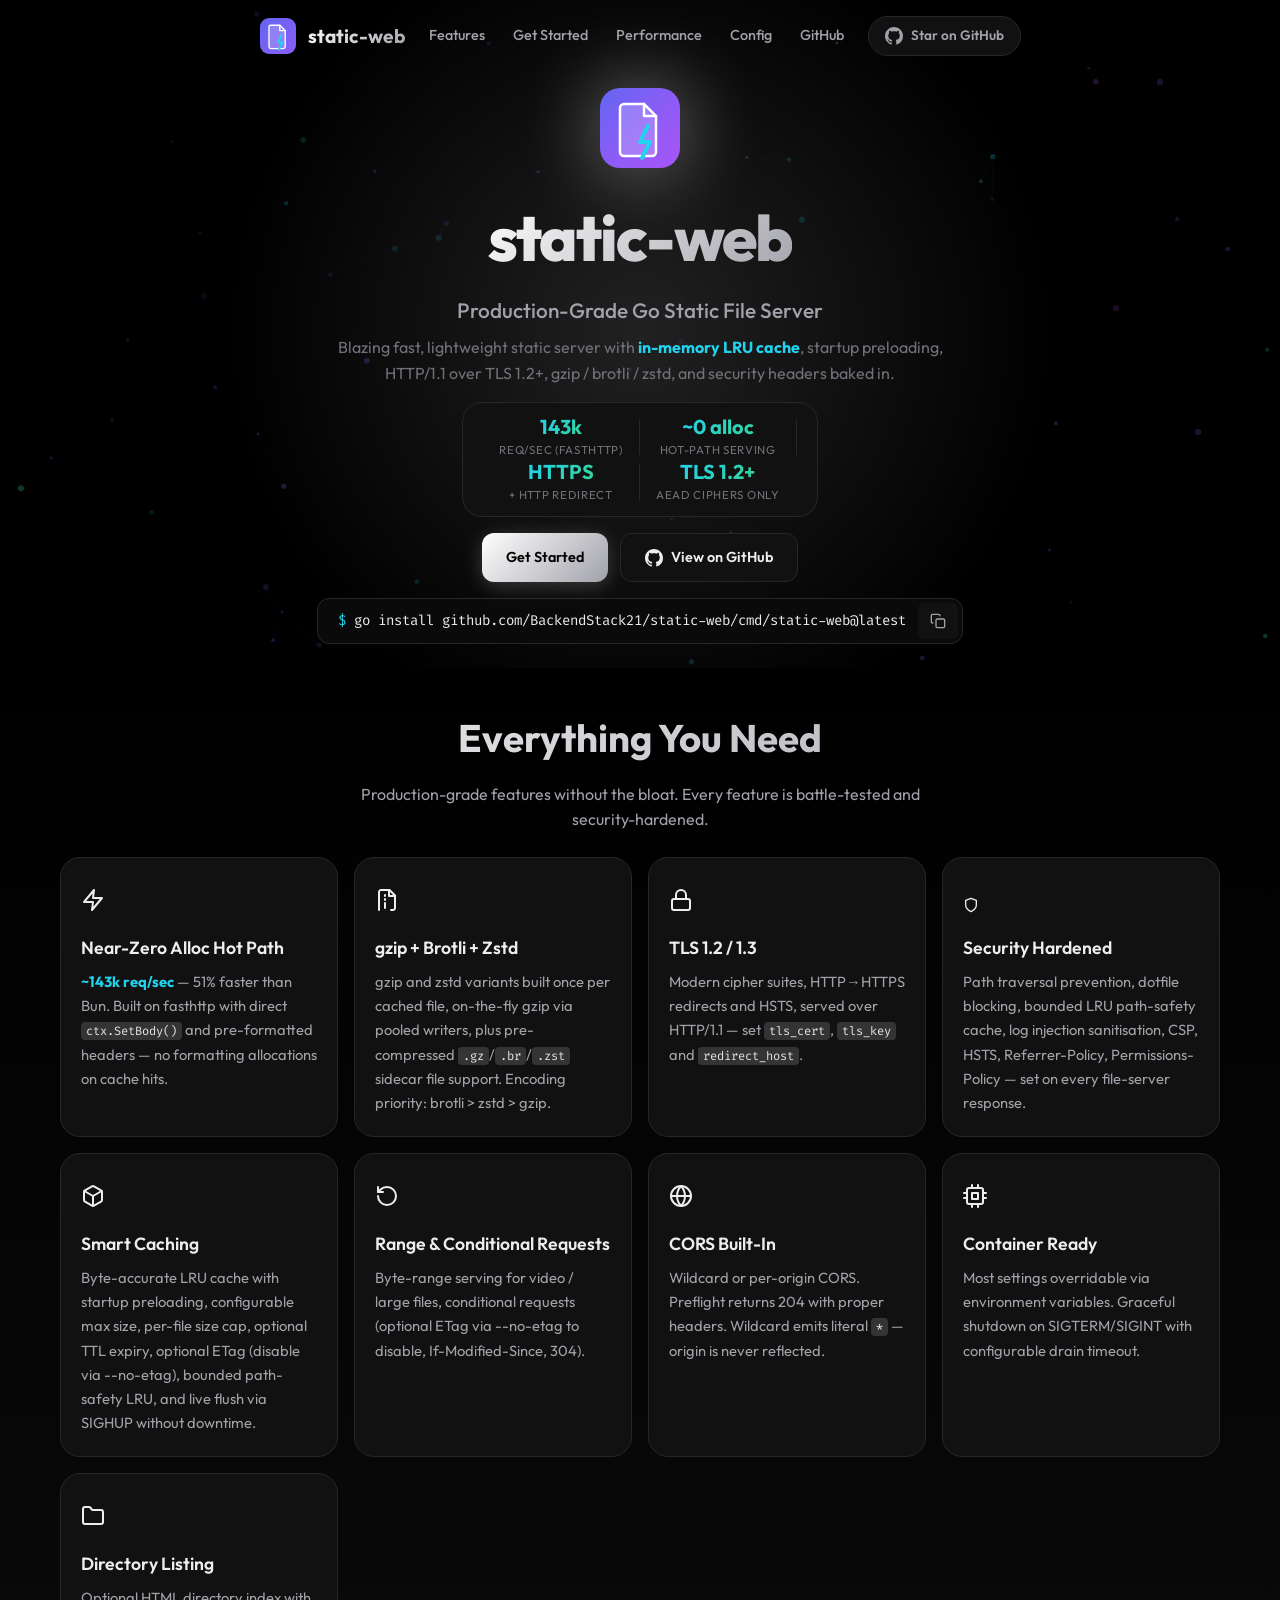
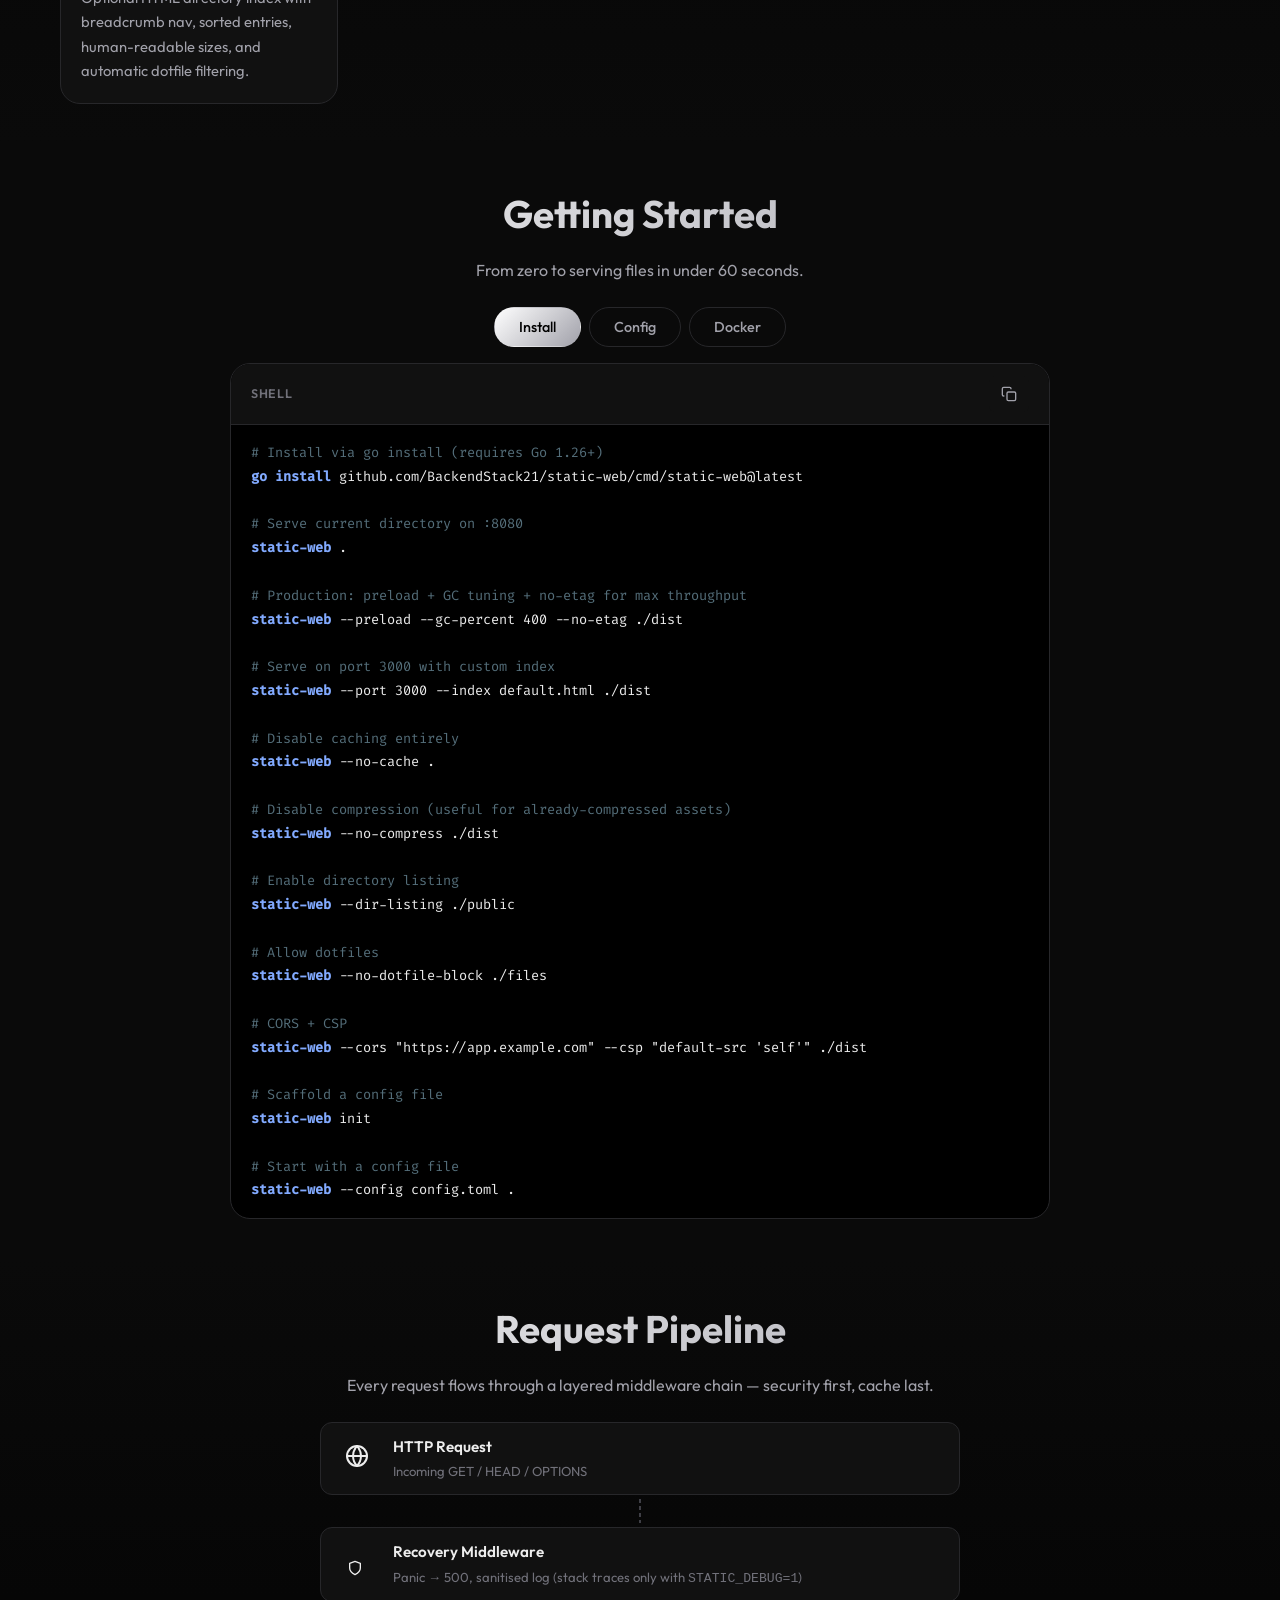
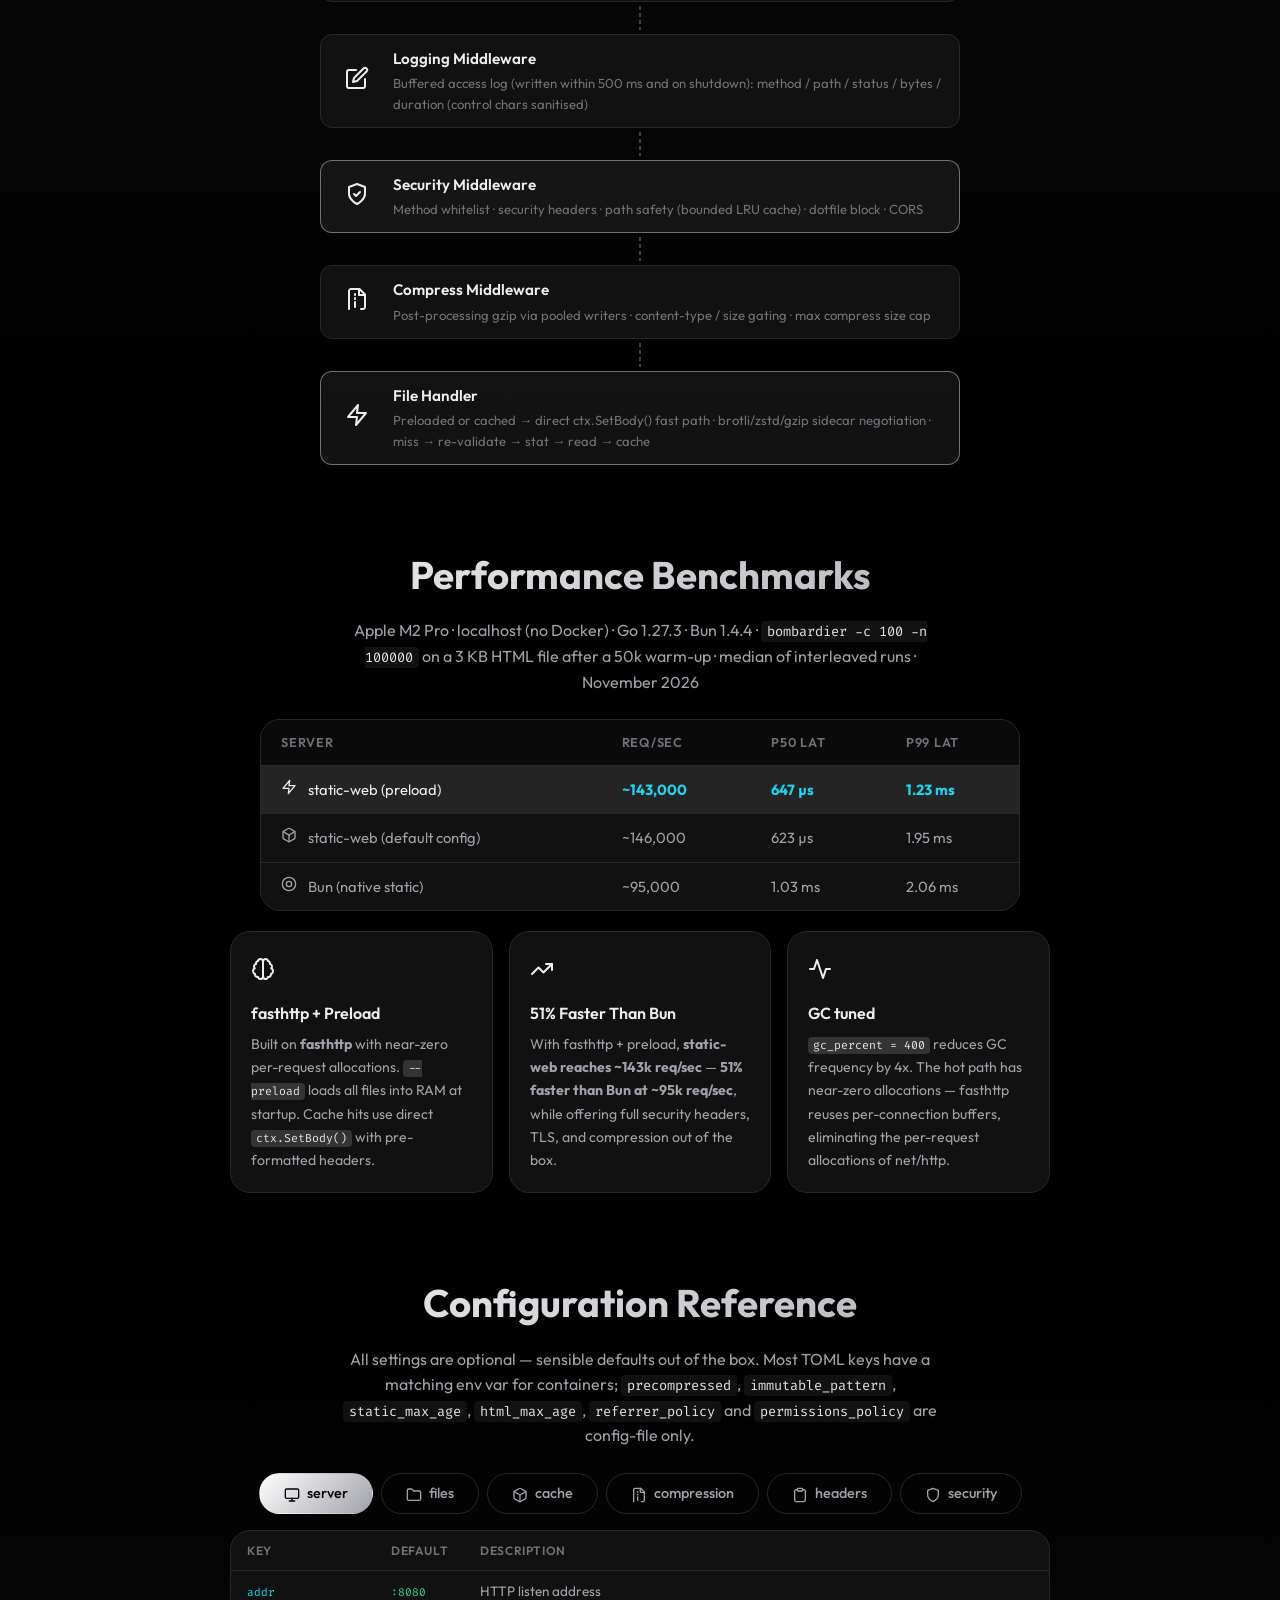
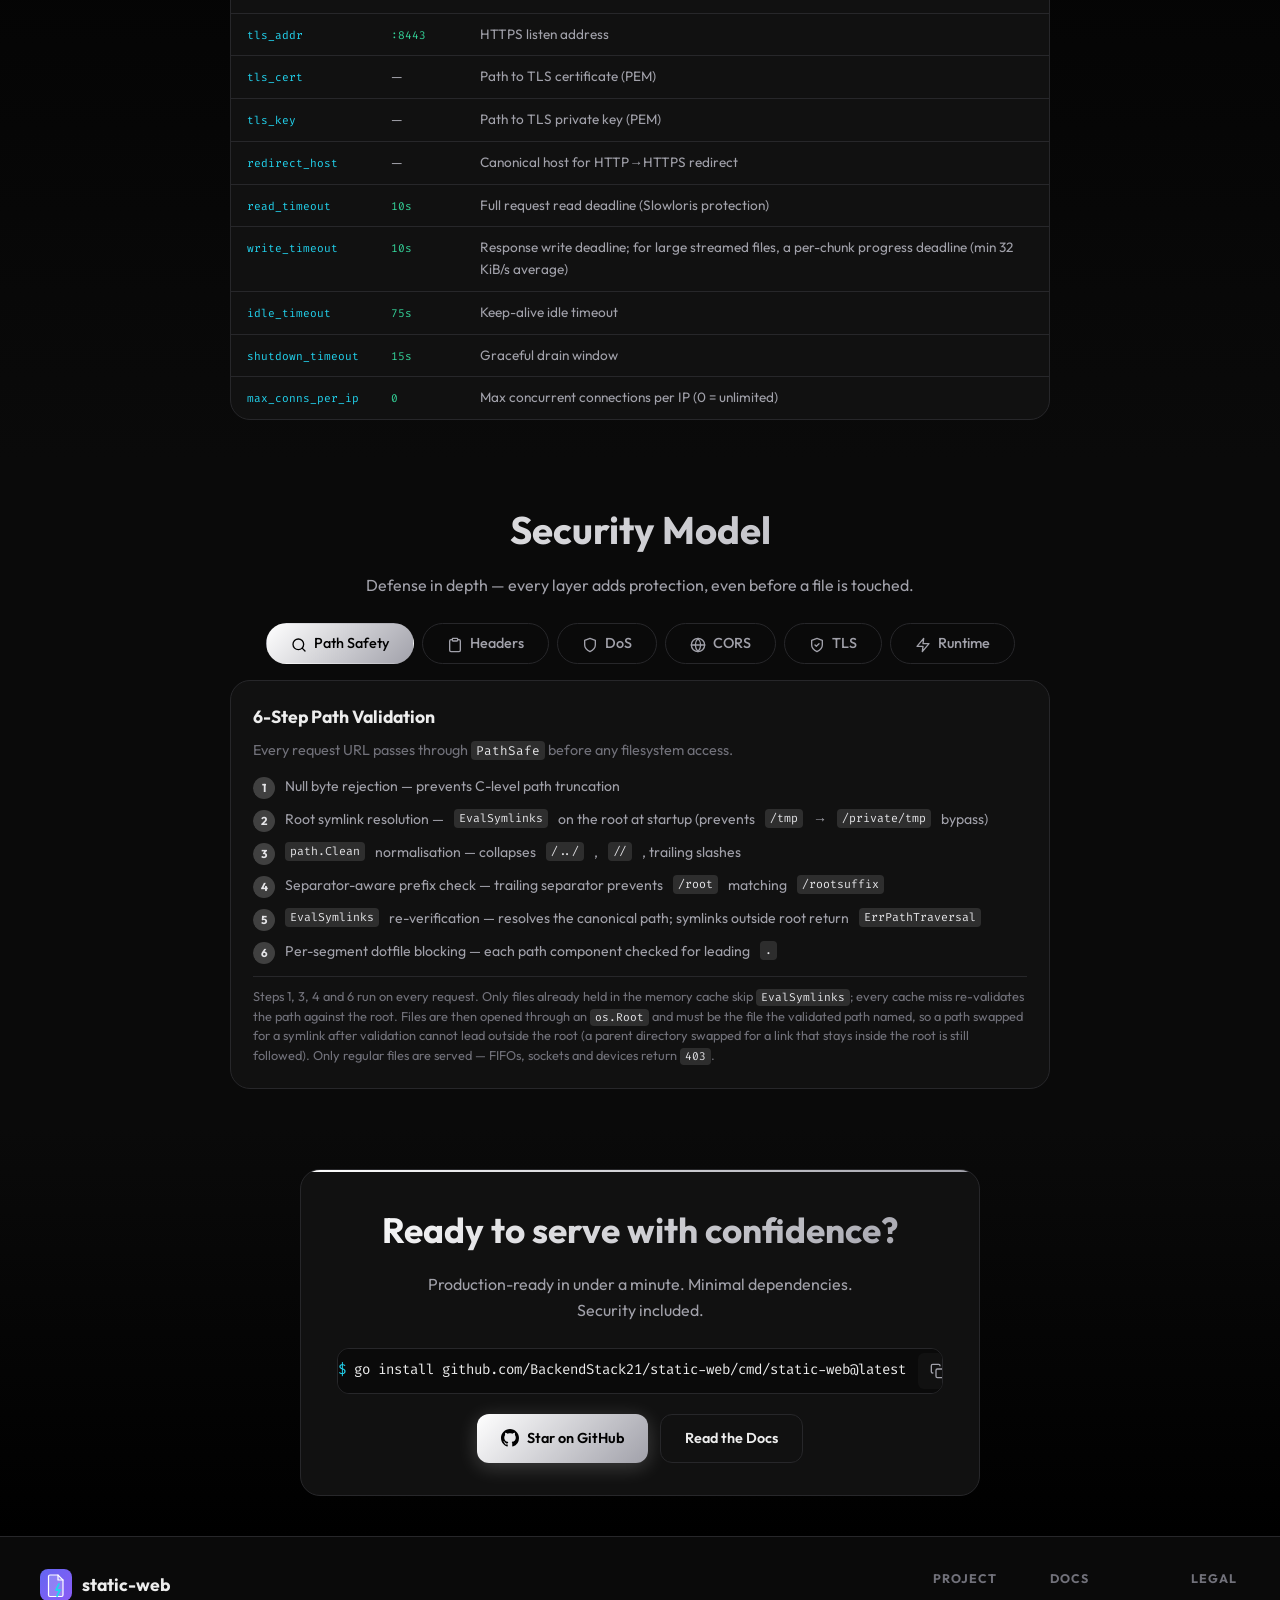
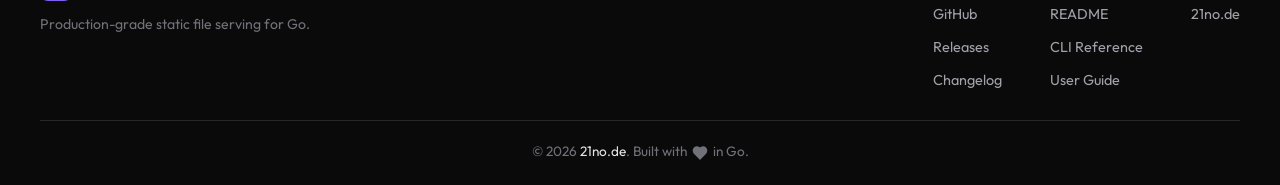
<file: docs/index.html>
<!doctype html>
<html lang="en">
  <head>
    <meta charset="UTF-8" />
    <meta name="viewport" content="width=device-width, initial-scale=1.0" />
    <title>static-web — High-Performance Go Static File Server</title>
    <meta
      name="description"
      content="Production-grade, blazing-fast static web file server written in Go. ~143k req/sec with fasthttp — 51% faster than Bun. In-memory LRU cache, HTTP/1.1 over TLS 1.2+, gzip/brotli/zstd, security headers — built on fasthttp for maximum throughput."
    />
    <meta
      name="keywords"
      content="static file server, go, golang, tls, lru cache, gzip, brotli, zstd, performance, security, web server, static site hosting, docker"
    />
    <meta name="author" content="21no.de" />
    <meta name="robots" content="index, follow" />
    <link rel="canonical" href="https://static.21no.de" />

    <!-- Open Graph -->
    <meta property="og:title" content="static-web — High-Performance Go Static File Server" />
    <meta
      property="og:description"
      content="Production-grade static web file server in Go. ~143k req/sec with fasthttp — 51% faster than Bun. HTTP/1.1 over TLS 1.2+, gzip/brotli/zstd, security hardened."
    />
    <meta property="og:type" content="website" />
    <meta property="og:url" content="https://static.21no.de" />
    <meta property="og:site_name" content="static-web" />
    <meta property="og:locale" content="en_US" />
    <meta property="og:image" content="https://static.21no.de/og-image.svg" />
    <meta property="og:image:type" content="image/svg+xml" />
    <meta property="og:image:width" content="1200" />
    <meta property="og:image:height" content="630" />
    <meta property="og:image:alt" content="static-web — High-Performance Go Static File Server" />

    <!-- Twitter Card -->
    <meta name="twitter:card" content="summary_large_image" />
    <meta name="twitter:title" content="static-web — High-Performance Go Static File Server" />
    <meta
      name="twitter:description"
      content="Production-grade static file server in Go. ~143k req/sec with fasthttp — 51% faster than Bun. HTTP/1.1 over TLS 1.2+, gzip/brotli/zstd — security hardened."
    />
    <meta name="twitter:image" content="https://static.21no.de/og-image.svg" />
    <meta name="twitter:image:alt" content="static-web — High-Performance Go Static File Server" />
    <link
      rel="icon"
      href="data:image/svg+xml,<svg xmlns='http://www.w3.org/2000/svg' viewBox='0 0 40 40'><rect width='40' height='40' rx='10' fill='%236366f1'/><path d='M12 8h10l6 6v18a2 2 0 0 1-2 2H12a2 2 0 0 1-2-2V10a2 2 0 0 1 2-2z' fill='rgba(255,255,255,0.2)' stroke='white' stroke-width='1.5'/><path d='M22 8v6h6' stroke='white' stroke-width='1.5' stroke-linecap='round' stroke-linejoin='round'/><path d='M24 19l-4 8h5l-4 8' stroke='%2322d3ee' stroke-width='2.2' stroke-linecap='round' stroke-linejoin='round' fill='none'/></svg>"
    />
    <link rel="stylesheet" href="fonts.css" />
    <link rel="stylesheet" href="styles.css" />

    <!-- Structured Data -->
    <script type="application/ld+json">
      {
        "@context": "https://schema.org",
        "@graph": [
          {
            "@type": "WebSite",
            "name": "static-web",
            "url": "https://static.21no.de",
            "description": "Production-grade, high-performance static web file server written in Go.",
            "publisher": {
              "@type": "Organization",
              "name": "21no.de",
              "url": "https://21no.de"
            }
          },
          {
            "@type": "SoftwareApplication",
            "name": "static-web",
            "applicationCategory": "DeveloperApplication",
            "operatingSystem": "Linux, macOS, Windows",
            "url": "https://static.21no.de",
            "downloadUrl": "https://github.com/BackendStack21/static-web/releases",
            "softwareVersion": "1.7.1",
            "programmingLanguage": "Go",
            "license": "https://github.com/BackendStack21/static-web/blob/main/LICENSE",
            "codeRepository": "https://github.com/BackendStack21/static-web",
            "description": "A production-grade, blazing-fast static web file server written in Go. ~143k req/sec with fasthttp — 51% faster than Bun. Features in-memory LRU cache, TTL-aware cache expiry, HTTP/1.1 over TLS 1.2+, gzip, brotli, and zstd compression, and comprehensive security headers.",
            "author": {
              "@type": "Person",
              "name": "Rolando Santamaria Maso",
              "url": "https://21no.de"
            },
            "offers": {
              "@type": "Offer",
              "price": "0",
              "priceCurrency": "USD"
            },
              "featureList": [
               "~143k req/sec — 51% faster than Bun's native static server",
               "In-memory LRU cache with ~27 ns/op lookup",
               "Startup preloading with path-safety cache pre-warming",
               "TTL-aware cache expiry with optional automatic stale-entry eviction",
               "Direct ctx.SetBody() fast path with pre-formatted headers for cache hits",
               "HTTP/1.1 over TLS 1.2+ with HTTP→HTTPS redirect",
               "TLS 1.2+ with AEAD cipher suites",
               "gzip, brotli, and zstd compression",
               "6-step path traversal prevention",
               "Security headers (CSP, HSTS, Permissions-Policy)",
               "CORS with wildcard and per-origin modes",
               "Directory listing with breadcrumb navigation",
               "Docker and container ready",
               "Graceful shutdown with signal handling"
             ]
          },
          {
            "@type": "BreadcrumbList",
            "itemListElement": [
              {
                "@type": "ListItem",
                "position": 1,
                "name": "Home",
                "item": "https://static.21no.de"
              }
            ]
          }
        ]
      }
    </script>
  </head>
  <body>
    <!-- Skip to content -->
    <a href="#main-content" class="skip-link">Skip to content</a>

    <!-- Hero Section -->
    <header class="hero" id="main-content">
      <canvas id="particles-canvas" aria-hidden="true"></canvas>
      <nav class="nav" aria-label="Main navigation">
        <div class="nav-logo">
          <div class="logo-icon" aria-hidden="true">
            <svg viewBox="0 0 40 40" fill="none" xmlns="http://www.w3.org/2000/svg">
              <rect width="40" height="40" rx="10" fill="url(#logoGrad)" />
              <path
                d="M12 8h10l6 6v18a2 2 0 0 1-2 2H12a2 2 0 0 1-2-2V10a2 2 0 0 1 2-2z"
                fill="rgba(255,255,255,0.2)"
                stroke="white"
                stroke-width="1.5"
              />
              <path d="M22 8v6h6" stroke="white" stroke-width="1.5" stroke-linecap="round" stroke-linejoin="round" />
              <path
                d="M24 19l-4 8h5l-4 8"
                stroke="#22d3ee"
                stroke-width="2.2"
                stroke-linecap="round"
                stroke-linejoin="round"
                fill="none"
              />
              <defs>
                <linearGradient id="logoGrad" x1="0" y1="0" x2="40" y2="40" gradientUnits="userSpaceOnUse">
                  <stop stop-color="#6366f1" />
                  <stop offset="1" stop-color="#8b5cf6" />
                </linearGradient>
              </defs>
            </svg>
          </div>
          <span class="logo-text">static-web</span>
        </div>
        <div class="nav-links" id="nav-menu">
          <a href="#features">Features</a>
          <a href="#getting-started">Get Started</a>
          <a href="#performance">Performance</a>
          <a href="#configuration">Config</a>
          <a href="https://github.com/BackendStack21/static-web" target="_blank" rel="noopener">GitHub</a>
        </div>
        <a
          href="https://github.com/BackendStack21/static-web"
          class="nav-cta"
          target="_blank"
          rel="noopener"
          aria-label="Star on GitHub"
        >
          <svg viewBox="0 0 24 24" fill="currentColor" aria-hidden="true">
            <path
              d="M12 0C5.37 0 0 5.37 0 12c0 5.31 3.435 9.795 8.205 11.385.6.105.825-.255.825-.57 0-.285-.015-1.23-.015-2.235-3.015.555-3.795-.735-4.035-1.41-.135-.345-.72-1.41-1.23-1.695-.42-.225-1.02-.78-.015-.795.945-.015 1.62.87 1.845 1.23 1.08 1.815 2.805 1.305 3.495.99.105-.78.42-1.305.765-1.605-2.67-.3-5.46-1.335-5.46-5.925 0-1.305.465-2.385 1.23-3.225-.12-.3-.54-1.53.12-3.18 0 0 1.005-.315 3.3 1.23.96-.27 1.98-.405 3-.405s2.04.135 3 .405c2.295-1.56 3.3-1.23 3.3-1.23.66 1.65.24 2.88.12 3.18.765.84 1.23 1.905 1.23 3.225 0 4.605-2.805 5.625-5.475 5.925.435.375.81 1.095.81 2.22 0 1.605-.015 2.895-.015 3.3 0 .315.225.69.825.57A12.02 12.02 0 0024 12c0-6.63-5.37-12-12-12z"
            />
          </svg>
          Star on GitHub
        </a>
        <button
          class="nav-hamburger"
          aria-label="Toggle navigation menu"
          aria-expanded="false"
          aria-controls="nav-menu"
        >
          <span></span><span></span><span></span>
        </button>
      </nav>

      <div class="hero-content">
        <div class="hero-logo" aria-hidden="true">
          <svg viewBox="0 0 80 80" fill="none" xmlns="http://www.w3.org/2000/svg" class="hero-logo-svg">
            <rect width="80" height="80" rx="20" fill="url(#heroGrad)" />
            <path
              d="M24 16h20l12 12v36a4 4 0 0 1-4 4H24a4 4 0 0 1-4-4V20a4 4 0 0 1 4-4z"
              fill="rgba(255,255,255,0.2)"
              stroke="white"
              stroke-width="2.5"
            />
            <path d="M44 16v12h12" stroke="white" stroke-width="2.5" stroke-linecap="round" stroke-linejoin="round" />
            <path
              d="M48 38l-8 16h10l-8 16"
              stroke="#22d3ee"
              stroke-width="4"
              stroke-linecap="round"
              stroke-linejoin="round"
              fill="none"
            />
            <defs>
              <linearGradient id="heroGrad" x1="0" y1="0" x2="80" y2="80" gradientUnits="userSpaceOnUse">
                <stop stop-color="#6366f1" />
                <stop offset="0.5" stop-color="#8b5cf6" />
                <stop offset="1" stop-color="#a855f7" />
              </linearGradient>
            </defs>
          </svg>
        </div>

        <h1 class="hero-title">static-web</h1>
        <p class="hero-subtitle">Production-Grade Go Static File Server</p>
        <p class="hero-description">
          Blazing fast, lightweight static server with <strong>in-memory LRU cache</strong>, startup preloading, HTTP/1.1 over TLS 1.2+, gzip / brotli / zstd,
          and security headers baked in.
        </p>

        <div class="hero-stats">
          <div class="stat">
            <span class="stat-value">143k</span>
            <span class="stat-label">req/sec (fasthttp)</span>
          </div>
          <div class="stat-divider" aria-hidden="true"></div>
          <div class="stat">
            <span class="stat-value">~0 alloc</span>
            <span class="stat-label">hot-path serving</span>
          </div>
          <div class="stat-divider" aria-hidden="true"></div>
          <div class="stat">
            <span class="stat-value">HTTPS</span>
            <span class="stat-label">+ HTTP redirect</span>
          </div>
          <div class="stat-divider" aria-hidden="true"></div>
          <div class="stat">
            <span class="stat-value">TLS 1.2+</span>
            <span class="stat-label">AEAD ciphers only</span>
          </div>
        </div>

        <div class="hero-actions">
          <a href="#getting-started" class="btn btn-primary">Get Started</a>
          <a
            href="https://github.com/BackendStack21/static-web"
            class="btn btn-secondary"
            target="_blank"
            rel="noopener"
          >
            <svg class="btn-icon" viewBox="0 0 24 24" fill="currentColor" aria-hidden="true">
              <path
                d="M12 0C5.37 0 0 5.37 0 12c0 5.31 3.435 9.795 8.205 11.385.6.105.825-.255.825-.57 0-.285-.015-1.23-.015-2.235-3.015.555-3.795-.735-4.035-1.41-.135-.345-.72-1.41-1.23-1.695-.42-.225-1.02-.78-.015-.795.945-.015 1.62.87 1.845 1.23 1.08 1.815 2.805 1.305 3.495.99.105-.78.42-1.305.765-1.605-2.67-.3-5.46-1.335-5.46-5.925 0-1.305.465-2.385 1.23-3.225-.12-.3-.54-1.53.12-3.18 0 0 1.005-.315 3.3 1.23.96-.27 1.98-.405 3-.405s2.04.135 3 .405c2.295-1.56 3.3-1.23 3.3-1.23.66 1.65.24 2.88.12 3.18.765.84 1.23 1.905 1.23 3.225 0 4.605-2.805 5.625-5.475 5.925.435.375.81 1.095.81 2.22 0 1.605-.015 2.895-.015 3.3 0 .315.225.69.825.57A12.02 12.02 0 0024 12c0-6.63-5.37-12-12-12z"
              />
            </svg>
            View on GitHub
          </a>
        </div>

        <div class="hero-install">
          <code class="install-code"
            ><span class="install-prefix">$</span> go install
            github.com/BackendStack21/static-web/cmd/static-web@latest</code
          >
          <button
            class="copy-btn"
            data-copy="go install github.com/BackendStack21/static-web/cmd/static-web@latest"
            aria-label="Copy install command"
          >
            <svg viewBox="0 0 24 24" fill="none" stroke="currentColor" stroke-width="2" aria-hidden="true">
              <rect x="9" y="9" width="13" height="13" rx="2" ry="2"></rect>
              <path d="M5 15H4a2 2 0 0 1-2-2V4a2 2 0 0 1 2-2h9a2 2 0 0 1 2 2v1"></path>
            </svg>
          </button>
        </div>
      </div>

      <div class="hero-glow" aria-hidden="true"></div>
    </header>

    <main>
      <!-- Features Section -->
      <section id="features" class="section-full features-bg" aria-labelledby="features-heading">
        <div class="section-inner">
          <h2 class="section-title" id="features-heading">Everything You Need</h2>
          <p class="section-description">
            Production-grade features without the bloat. Every feature is battle-tested and security-hardened.
          </p>

          <div class="features-grid">
            <div class="feature-card">
              <div class="feature-icon">
                <svg width="24" height="24" viewBox="0 0 24 24" fill="none" stroke="currentColor" stroke-width="2" stroke-linecap="round" stroke-linejoin="round"><polygon points="13 2 3 14 12 14 11 22 21 10 12 10 13 2"></polygon></svg>
              </div>
              <h3>Near-Zero Alloc Hot Path</h3>
                <p><strong>~143k req/sec</strong> — 51% faster than Bun. Built on fasthttp with direct <code>ctx.SetBody()</code> and pre-formatted headers — no formatting allocations on cache hits.</p>
            </div>
            <div class="feature-card">
              <div class="feature-icon"><svg xmlns="http://www.w3.org/2000/svg" width="24" height="24" viewBox="0 0 24 24" fill="none" stroke="currentColor" stroke-width="2" stroke-linecap="round" stroke-linejoin="round"><path d="M4 22V4c0-.5.2-1 .6-1.4C5 2.2 5.5 2 6 2h8.5L20 7.5V20c0 .5-.2 1-.6 1.4-.4.4-.9.6-1.4.6h-2"/><path d="M14 2v6h6"/><path d="M10 20v-5"/><path d="M10 12v-1"/><path d="M10 8v-1"/></svg></div>
              <h3>gzip + Brotli + Zstd</h3>
              <p>
                gzip and zstd variants built once per cached file, on-the-fly gzip via pooled writers, plus pre-compressed
                <code>.gz</code>/<code>.br</code>/<code>.zst</code> sidecar file support. Encoding priority: brotli &gt; zstd &gt; gzip.
              </p>
            </div>
            <div class="feature-card">
              <div class="feature-icon"><svg xmlns="http://www.w3.org/2000/svg" width="24" height="24" viewBox="0 0 24 24" fill="none" stroke="currentColor" stroke-width="2" stroke-linecap="round" stroke-linejoin="round"><rect width="18" height="11" x="3" y="11" rx="2" ry="2"/><path d="M7 11V7a5 5 0 0 1 10 0v4"/></svg></div>
              <h3>TLS 1.2 / 1.3</h3>
              <p>
                Modern cipher suites, HTTP→HTTPS redirects and HSTS, served over HTTP/1.1 — set
                <code>tls_cert</code>, <code>tls_key</code> and <code>redirect_host</code>.
              </p>
            </div>
            <div class="feature-card">
              <div class="feature-icon"><svg xmlns="http://www.w3.org/2000/svg" width="16" height="16" viewBox="0 0 24 24" fill="none" stroke="currentColor" stroke-width="2" stroke-linecap="round" stroke-linejoin="round" style="display:inline-block; vertical-align:middle; margin-right:4px;"><path d="M12 22s8-4 8-10V5l-8-3-8 3v7c0 6 8 10 8 10z"></path></svg></div>
              <h3>Security Hardened</h3>
              <p>
                Path traversal prevention, dotfile blocking, bounded LRU path-safety cache, log injection sanitisation, CSP, HSTS, Referrer-Policy, Permissions-Policy — set on
                every file-server response.
              </p>
            </div>
            <div class="feature-card">
              <div class="feature-icon"><svg xmlns="http://www.w3.org/2000/svg" width="24" height="24" viewBox="0 0 24 24" fill="none" stroke="currentColor" stroke-width="2" stroke-linecap="round" stroke-linejoin="round"><path d="M21 8a2 2 0 0 0-1-1.73l-7-4a2 2 0 0 0-2 0l-7 4A2 2 0 0 0 3 8v8a2 2 0 0 0 1 1.73l7 4a2 2 0 0 0 2 0l7-4A2 2 0 0 0 21 16Z"/><path d="m3.3 7 8.7 5 8.7-5"/><path d="M12 22V12"/></svg></div>
              <h3>Smart Caching</h3>
                <p>Byte-accurate LRU cache with startup preloading, configurable max size, per-file size cap, optional TTL expiry, optional ETag (disable via --no-etag), bounded path-safety LRU, and live flush via SIGHUP without downtime.</p>
            </div>
            <div class="feature-card">
              <div class="feature-icon"><svg xmlns="http://www.w3.org/2000/svg" width="24" height="24" viewBox="0 0 24 24" fill="none" stroke="currentColor" stroke-width="2" stroke-linecap="round" stroke-linejoin="round"><path d="M3 12a9 9 0 1 0 9-9 9.75 9.75 0 0 0-6.74 2.74L3 8"/><path d="M3 3v5h5"/></svg></div>
              <h3>Range & Conditional Requests</h3>
              <p>
                Byte-range serving for video / large files, conditional requests (optional ETag via --no-etag to disable,
                If-Modified-Since, 304).
              </p>
            </div>
            <div class="feature-card">
              <div class="feature-icon"><svg xmlns="http://www.w3.org/2000/svg" width="24" height="24" viewBox="0 0 24 24" fill="none" stroke="currentColor" stroke-width="2" stroke-linecap="round" stroke-linejoin="round"><circle cx="12" cy="12" r="10"/><path d="M12 2a15.3 15.3 0 0 1 4 10 15.3 15.3 0 0 1-4 10 15.3 15.3 0 0 1-4-10 15.3 15.3 0 0 1 4-10z"/><path d="M2 12h20"/></svg></div>
              <h3>CORS Built-In</h3>
              <p>
                Wildcard or per-origin CORS. Preflight returns 204 with proper headers. Wildcard emits literal
                <code>*</code> — origin is never reflected.
              </p>
            </div>
            <div class="feature-card">
              <div class="feature-icon"><svg xmlns="http://www.w3.org/2000/svg" width="24" height="24" viewBox="0 0 24 24" fill="none" stroke="currentColor" stroke-width="2" stroke-linecap="round" stroke-linejoin="round"><rect x="4" y="4" width="16" height="16" rx="2" ry="2"/><rect x="9" y="9" width="6" height="6"/><line x1="9" y1="1" x2="9" y2="4"/><line x1="15" y1="1" x2="15" y2="4"/><line x1="9" y1="20" x2="9" y2="23"/><line x1="15" y1="20" x2="15" y2="23"/><line x1="20" y1="9" x2="23" y2="9"/><line x1="20" y1="14" x2="23" y2="14"/><line x1="1" y1="9" x2="4" y2="9"/><line x1="1" y1="14" x2="4" y2="14"/></svg></div>
              <h3>Container Ready</h3>
              <p>
                Most settings overridable via environment variables. Graceful shutdown on SIGTERM/SIGINT with
                configurable drain timeout.
              </p>
            </div>
            <div class="feature-card">
              <div class="feature-icon"><svg xmlns="http://www.w3.org/2000/svg" width="24" height="24" viewBox="0 0 24 24" fill="none" stroke="currentColor" stroke-width="2" stroke-linecap="round" stroke-linejoin="round"><path d="M20 20a2 2 0 0 0 2-2V8a2 2 0 0 0-2-2h-7.9a2 2 0 0 1-1.69-.9L9.6 3.9A2 2 0 0 0 7.93 3H4a2 2 0 0 0-2 2v13a2 2 0 0 0 2 2Z"/></svg></div>
              <h3>Directory Listing</h3>
              <p>
                Optional HTML directory index with breadcrumb nav, sorted entries, human-readable sizes, and automatic
                dotfile filtering.
              </p>
            </div>
          </div>
        </div>
      </section>

      <!-- Getting Started -->
      <section id="getting-started" class="section-full getting-started-bg" aria-labelledby="getting-started-heading">
        <div class="section-inner">
          <h2 class="section-title" id="getting-started-heading">Getting Started</h2>
          <p class="section-description">From zero to serving files in under 60 seconds.</p>

          <div class="code-tabs">
            <div class="tab-buttons" role="tablist" aria-label="Getting started examples">
              <button
                class="tab-btn active"
                role="tab"
                aria-selected="true"
                aria-controls="panel-install"
                id="tab-install"
              >
                Install
              </button>
              <button class="tab-btn" role="tab" aria-selected="false" aria-controls="panel-config" id="tab-config">
                Config
              </button>
              <button class="tab-btn" role="tab" aria-selected="false" aria-controls="panel-docker" id="tab-docker">
                Docker
              </button>
            </div>

            <!-- Install Tab -->
            <div class="tab-content active" id="panel-install" role="tabpanel" aria-labelledby="tab-install">
              <div class="code-block">
                <div class="code-header">
                  <span class="code-lang">Shell</span>
                  <button class="copy-btn" data-copy-from="code-install" aria-label="Copy shell commands">
                    <svg viewBox="0 0 24 24" fill="none" stroke="currentColor" stroke-width="2" aria-hidden="true">
                      <rect x="9" y="9" width="13" height="13" rx="2" ry="2"></rect>
                      <path d="M5 15H4a2 2 0 0 1-2-2V4a2 2 0 0 1 2-2h9a2 2 0 0 1 2 2v1"></path>
                    </svg>
                  </button>
                </div>
                <pre id="code-install"><code><span class="comment"># Install via go install (requires Go 1.26+)</span>
<span class="cmd">go install</span> github.com/BackendStack21/static-web/cmd/static-web@latest

<span class="comment"># Serve current directory on :8080</span>
<span class="cmd">static-web</span> .

<span class="comment"># Production: preload + GC tuning + no-etag for max throughput</span>
<span class="cmd">static-web</span> --preload --gc-percent 400 --no-etag ./dist

<span class="comment"># Serve on port 3000 with custom index</span>
<span class="cmd">static-web</span> --port 3000 --index default.html ./dist

<span class="comment"># Disable caching entirely</span>
<span class="cmd">static-web</span> --no-cache .

<span class="comment"># Disable compression (useful for already-compressed assets)</span>
<span class="cmd">static-web</span> --no-compress ./dist

<span class="comment"># Enable directory listing</span>
<span class="cmd">static-web</span> --dir-listing ./public

<span class="comment"># Allow dotfiles</span>
<span class="cmd">static-web</span> --no-dotfile-block ./files

<span class="comment"># CORS + CSP</span>
<span class="cmd">static-web</span> --cors "https://app.example.com" --csp "default-src 'self'" ./dist

<span class="comment"># Scaffold a config file</span>
<span class="cmd">static-web</span> init

<span class="comment"># Start with a config file</span>
<span class="cmd">static-web</span> --config config.toml .</code></pre>
              </div>
            </div>

            <!-- Config Tab -->
            <div class="tab-content" id="panel-config" role="tabpanel" aria-labelledby="tab-config" hidden>
              <div class="code-block">
                <div class="code-header">
                  <span class="code-lang">TOML</span>
                  <button class="copy-btn" data-copy-from="code-config" aria-label="Copy TOML config">
                    <svg viewBox="0 0 24 24" fill="none" stroke="currentColor" stroke-width="2" aria-hidden="true">
                      <rect x="9" y="9" width="13" height="13" rx="2" ry="2"></rect>
                      <path d="M5 15H4a2 2 0 0 1-2-2V4a2 2 0 0 1 2-2h9a2 2 0 0 1 2 2v1"></path>
                    </svg>
                  </button>
                </div>
                <pre id="code-config"><code><span class="comment"># config.toml</span>

<span class="toml-section">[server]</span>
<span class="toml-key">addr</span>     = <span class="string">":80"</span>
<span class="toml-key">tls_addr</span> = <span class="string">":443"</span>
<span class="toml-key">redirect_host</span> = <span class="string">"static.example.com"</span>
<span class="toml-key">tls_cert</span> = <span class="string">"/etc/ssl/certs/server.pem"</span>
<span class="toml-key">tls_key</span>  = <span class="string">"/etc/ssl/private/server.key"</span>

<span class="toml-section">[files]</span>
<span class="toml-key">root</span>      = <span class="string">"./public"</span>
<span class="toml-key">index</span>     = <span class="string">"index.html"</span>
<span class="toml-key">not_found</span> = <span class="string">"404.html"</span>

<span class="toml-section">[cache]</span>
<span class="toml-key">enabled</span>       = <span class="boolean">true</span>
<span class="toml-key">preload</span>       = <span class="boolean">true</span>           <span class="comment"># load all files at startup</span>
<span class="toml-key">max_bytes</span>     = <span class="number">268435456</span>  <span class="comment"># 256 MiB</span>
<span class="toml-key">max_file_size</span> = <span class="number">10485760</span>   <span class="comment"># 10 MiB</span>
<span class="toml-key">gc_percent</span>    = <span class="number">400</span>        <span class="comment"># tune GC for throughput</span>
<span class="toml-key">ttl</span>           = <span class="string">"5m"</span>        <span class="comment"># optional TTL expiry</span>

<span class="toml-section">[compression]</span>
<span class="toml-key">enabled</span>       = <span class="boolean">true</span>
<span class="toml-key">min_size</span>      = <span class="number">1024</span>
<span class="toml-key">level</span>         = <span class="number">5</span>           <span class="comment"># 1=fastest, 9=best</span>
<span class="toml-key">precompressed</span> = <span class="boolean">true</span>

<span class="toml-section">[headers]</span>
<span class="toml-key">static_max_age</span>    = <span class="number">3600</span>          <span class="comment"># 1 hour for static assets</span>
<span class="toml-key">html_max_age</span>     = <span class="number">0</span>            <span class="comment"># no-cache for HTML</span>
<span class="toml-key">enable_etags</span>      = <span class="boolean">true</span>         <span class="comment"># disable with --no-etag for max throughput</span>
<span class="toml-key">immutable_pattern</span> = <span class="string">"*.chunk.js"</span> <span class="comment"># fingerprinted assets only</span>

<span class="toml-section">[security]</span>
<span class="toml-key">block_dotfiles</span>     = <span class="boolean">true</span>
<span class="toml-key">directory_listing</span>  = <span class="boolean">false</span>
<span class="toml-key">cors_origins</span>       = [<span class="string">"https://app.example.com"</span>]
<span class="toml-key">csp</span>                = <span class="string">"default-src 'self'"</span>
<span class="toml-key">referrer_policy</span>    = <span class="string">"strict-origin-when-cross-origin"</span>
<span class="toml-key">permissions_policy</span> = <span class="string">"geolocation=(), microphone=(), camera=()"</span></code></pre>
              </div>
            </div>

            <!-- Docker Tab -->
            <div class="tab-content" id="panel-docker" role="tabpanel" aria-labelledby="tab-docker" hidden>
              <div class="code-block">
                <div class="code-header">
                  <span class="code-lang">Dockerfile</span>
                  <button class="copy-btn" data-copy-from="code-docker" aria-label="Copy Dockerfile">
                    <svg viewBox="0 0 24 24" fill="none" stroke="currentColor" stroke-width="2" aria-hidden="true">
                      <rect x="9" y="9" width="13" height="13" rx="2" ry="2"></rect>
                      <path d="M5 15H4a2 2 0 0 1-2-2V4a2 2 0 0 1 2-2h9a2 2 0 0 1 2 2v1"></path>
                    </svg>
                  </button>
                </div>
                <pre id="code-docker"><code><span class="comment"># Build the binary</span>
<span class="keyword">FROM</span> golang:<span class="string">1.26-alpine</span> <span class="keyword">AS</span> builder
<span class="keyword">WORKDIR</span> /app
<span class="keyword">RUN</span> go install github.com/BackendStack21/static-web/cmd/static-web@latest

<span class="comment"># Minimal runtime image</span>
<span class="keyword">FROM</span> alpine:<span class="string">3.19</span>
<span class="keyword">COPY</span> --from=builder /root/go/bin/static-web /usr/local/bin/
<span class="keyword">COPY</span> ./public /public

<span class="comment"># Override config via env vars</span>
<span class="keyword">ENV</span> STATIC_SERVER_ADDR=<span class="string">":8080"</span>
<span class="keyword">ENV</span> STATIC_FILES_ROOT=<span class="string">"/public"</span>
<span class="keyword">ENV</span> STATIC_CACHE_ENABLED=<span class="string">"true"</span>
<span class="keyword">ENV</span> STATIC_CACHE_PRELOAD=<span class="string">"true"</span>
<span class="keyword">ENV</span> STATIC_HEADERS_ENABLE_ETAGS=<span class="string">"true"</span>
<span class="keyword">ENV</span> STATIC_COMPRESSION_ENABLED=<span class="string">"true"</span>

<span class="keyword">EXPOSE</span> 8080
<span class="keyword">CMD</span> [<span class="string">"static-web"</span>, <span class="string">"/public"</span>]</code></pre>
              </div>
            </div>
          </div>
        </div>
      </section>

      <!-- Architecture Section -->
      <section id="architecture" class="section-full architecture-bg" aria-labelledby="architecture-heading">
        <div class="section-inner">
          <h2 class="section-title" id="architecture-heading">Request Pipeline</h2>
          <p class="section-description">
            Every request flows through a layered middleware chain — security first, cache last.
          </p>

          <div class="pipeline">
            <div class="pipeline-step">
              <div class="pipeline-icon"><svg xmlns="http://www.w3.org/2000/svg" width="24" height="24" viewBox="0 0 24 24" fill="none" stroke="currentColor" stroke-width="2" stroke-linecap="round" stroke-linejoin="round"><circle cx="12" cy="12" r="10"/><path d="M12 2a15.3 15.3 0 0 1 4 10 15.3 15.3 0 0 1-4 10 15.3 15.3 0 0 1-4-10 15.3 15.3 0 0 1 4-10z"/><path d="M2 12h20"/></svg></div>
              <div class="pipeline-info">
                <h3>HTTP Request</h3>
                <p>Incoming GET / HEAD / OPTIONS</p>
              </div>
            </div>
            <div class="pipeline-arrow" aria-hidden="true">
              <svg width="2" height="24" viewBox="0 0 2 24">
                <line x1="1" y1="0" x2="1" y2="24" stroke="#3f3f46" stroke-width="2" stroke-dasharray="4 3" />
              </svg>
            </div>
            <div class="pipeline-step">
              <div class="pipeline-icon"><svg xmlns="http://www.w3.org/2000/svg" width="16" height="16" viewBox="0 0 24 24" fill="none" stroke="currentColor" stroke-width="2" stroke-linecap="round" stroke-linejoin="round" style="display:inline-block; vertical-align:middle; margin-right:4px;"><path d="M12 22s8-4 8-10V5l-8-3-8 3v7c0 6 8 10 8 10z"></path></svg></div>
              <div class="pipeline-info">
                <h3>Recovery Middleware</h3>
                <p>Panic → 500, sanitised log (stack traces only with <code>STATIC_DEBUG=1</code>)</p>
              </div>
            </div>
            <div class="pipeline-arrow" aria-hidden="true">
              <svg width="2" height="24" viewBox="0 0 2 24">
                <line x1="1" y1="0" x2="1" y2="24" stroke="#3f3f46" stroke-width="2" stroke-dasharray="4 3" />
              </svg>
            </div>
            <div class="pipeline-step">
              <div class="pipeline-icon"><svg xmlns="http://www.w3.org/2000/svg" width="24" height="24" viewBox="0 0 24 24" fill="none" stroke="currentColor" stroke-width="2" stroke-linecap="round" stroke-linejoin="round"><path d="M11 4H4a2 2 0 0 0-2 2v14a2 2 0 0 0 2 2h14a2 2 0 0 0 2-2v-7"/><path d="M18.5 2.5a2.121 2.121 0 0 1 3 3L12 15l-4 1 1-4 9.5-9.5z"/></svg></div>
              <div class="pipeline-info">
                <h3>Logging Middleware</h3>
                <p>Buffered access log (written within 500 ms and on shutdown): method / path / status / bytes / duration (control chars sanitised)</p>
              </div>
            </div>
            <div class="pipeline-arrow" aria-hidden="true">
              <svg width="2" height="24" viewBox="0 0 2 24">
                <line x1="1" y1="0" x2="1" y2="24" stroke="#3f3f46" stroke-width="2" stroke-dasharray="4 3" />
              </svg>
            </div>
            <div class="pipeline-step pipeline-step--highlight">
              <div class="pipeline-icon"><svg xmlns="http://www.w3.org/2000/svg" width="24" height="24" viewBox="0 0 24 24" fill="none" stroke="currentColor" stroke-width="2" stroke-linecap="round" stroke-linejoin="round"><path d="M12 22s8-4 8-10V5l-8-3-8 3v7c0 6 8 10 8 10z"/><path d="m9 12 2 2 4-4"/></svg></div>
              <div class="pipeline-info">
                <h3>Security Middleware</h3>
                <p>Method whitelist · security headers · path safety (bounded LRU cache) · dotfile block · CORS</p>
              </div>
            </div>
            <div class="pipeline-arrow" aria-hidden="true">
              <svg width="2" height="24" viewBox="0 0 2 24">
                <line x1="1" y1="0" x2="1" y2="24" stroke="#3f3f46" stroke-width="2" stroke-dasharray="4 3" />
              </svg>
            </div>
            <div class="pipeline-step">
              <div class="pipeline-icon"><svg xmlns="http://www.w3.org/2000/svg" width="24" height="24" viewBox="0 0 24 24" fill="none" stroke="currentColor" stroke-width="2" stroke-linecap="round" stroke-linejoin="round"><path d="M4 22V4c0-.5.2-1 .6-1.4C5 2.2 5.5 2 6 2h8.5L20 7.5V20c0 .5-.2 1-.6 1.4-.4.4-.9.6-1.4.6h-2"/><path d="M14 2v6h6"/><path d="M10 20v-5"/><path d="M10 12v-1"/><path d="M10 8v-1"/></svg></div>
              <div class="pipeline-info">
                <h3>Compress Middleware</h3>
                <p>Post-processing gzip via pooled writers · content-type / size gating · max compress size cap</p>
              </div>
            </div>
            <div class="pipeline-arrow" aria-hidden="true">
              <svg width="2" height="24" viewBox="0 0 2 24">
                <line x1="1" y1="0" x2="1" y2="24" stroke="#3f3f46" stroke-width="2" stroke-dasharray="4 3" />
              </svg>
            </div>
            <div class="pipeline-step pipeline-step--highlight">
              <div class="pipeline-icon"><svg xmlns="http://www.w3.org/2000/svg" width="24" height="24" viewBox="0 0 24 24" fill="none" stroke="currentColor" stroke-width="2" stroke-linecap="round" stroke-linejoin="round"><polygon points="13 2 3 14 12 14 11 22 21 10 12 10 13 2"/></svg></div>
              <div class="pipeline-info">
                <h3>File Handler</h3>
                <p>
                  Preloaded or cached → direct ctx.SetBody() fast path · brotli/zstd/gzip sidecar negotiation · miss → re-validate → stat →
                  read → cache
                </p>
              </div>
            </div>
          </div>
        </div>
      </section>

      <!-- Performance Section -->
      <section id="performance" class="section-full performance-bg" aria-labelledby="performance-heading">
        <div class="section-inner">
          <h2 class="section-title" id="performance-heading">Performance Benchmarks</h2>
          <p class="section-description">Apple M2 Pro · localhost (no Docker) · Go 1.27.3 · Bun 1.4.4 · <code>bombardier -c 100 -n 100000</code> on a 3 KB HTML file after a 50k warm-up · median of interleaved runs · November 2026</p>

          <div class="benchmark-table-wrap">
            <div class="benchmark-table-inner">
              <table class="benchmark-table">
                <thead>
                  <tr>
                    <th>Server</th>
                    <th>Req/sec</th>
                    <th>p50 lat</th>
                    <th>p99 lat</th>
                  </tr>
                </thead>
                <tbody>
                  <tr class="highlight">
                    <td><span class="op-icon"><svg xmlns="http://www.w3.org/2000/svg" width="16" height="16" viewBox="0 0 24 24" fill="none" stroke="currentColor" stroke-width="2" stroke-linecap="round" stroke-linejoin="round"><polygon points="13 2 3 14 12 14 11 22 21 10 12 10 13 2"/></svg></span> static-web (preload)</td>
                    <td><strong>~143,000</strong></td>
                    <td><strong>647 &micro;s</strong></td>
                    <td><strong>1.23 ms</strong></td>
                  </tr>
                  <tr>
                    <td><span class="op-icon"><svg xmlns="http://www.w3.org/2000/svg" width="16" height="16" viewBox="0 0 24 24" fill="none" stroke="currentColor" stroke-width="2" stroke-linecap="round" stroke-linejoin="round"><path d="M21 8a2 2 0 0 0-1-1.73l-7-4a2 2 0 0 0-2 0l-7 4A2 2 0 0 0 3 8v8a2 2 0 0 0 1 1.73l7 4a2 2 0 0 0 2 0l7-4A2 2 0 0 0 21 16Z"/><path d="m3.3 7 8.7 5 8.7-5"/><path d="M12 22V12"/></svg></span> static-web (default config)</td>
                    <td>~146,000</td>
                    <td>623 &micro;s</td>
                    <td>1.95 ms</td>
                  </tr>
                  <tr>
                    <td><span class="op-icon"><svg xmlns="http://www.w3.org/2000/svg" width="16" height="16" viewBox="0 0 24 24" fill="none" stroke="currentColor" stroke-width="2" stroke-linecap="round" stroke-linejoin="round"><circle cx="12" cy="12" r="10"/><circle cx="12" cy="12" r="4"/></svg></span> Bun (native static)</td>
                    <td>~95,000</td>
                    <td>1.03 ms</td>
                    <td>2.06 ms</td>
                  </tr>
                </tbody>
              </table>
            </div>
          </div>

          <div class="perf-cards">
            <div class="perf-card">
              <div class="perf-card-icon"><svg xmlns="http://www.w3.org/2000/svg" width="24" height="24" viewBox="0 0 24 24" fill="none" stroke="currentColor" stroke-width="2" stroke-linecap="round" stroke-linejoin="round"><path d="M9.5 2A2.5 2.5 0 0 1 12 4.5v15a2.5 2.5 0 0 1-4.96.44 2.5 2.5 0 0 1-2.96-3.08 3 3 0 0 1-.34-5.58 2.5 2.5 0 0 1 1.32-4.24 2.5 2.5 0 0 1 1.98-3A2.5 2.5 0 0 1 9.5 2Z"/><path d="M14.5 2A2.5 2.5 0 0 0 12 4.5v15a2.5 2.5 0 0 0 4.96.44 2.5 2.5 0 0 0 2.96-3.08 3 3 0 0 0 .34-5.58 2.5 2.5 0 0 0-1.32-4.24 2.5 2.5 0 0 0-1.98-3A2.5 2.5 0 0 0 14.5 2Z"/></svg></div>
              <h3>fasthttp + Preload</h3>
              <p>
                Built on <strong>fasthttp</strong> with near-zero per-request allocations. <code>--preload</code> loads all files into RAM at startup. Cache hits use direct <code>ctx.SetBody()</code> with pre-formatted headers.
              </p>
            </div>
            <div class="perf-card">
              <div class="perf-card-icon"><svg xmlns="http://www.w3.org/2000/svg" width="24" height="24" viewBox="0 0 24 24" fill="none" stroke="currentColor" stroke-width="2" stroke-linecap="round" stroke-linejoin="round"><polyline points="22 7 13.5 15.5 8.5 10.5 2 17"/><polyline points="16 7 22 7 22 13"/></svg></div>
              <h3>51% Faster Than Bun</h3>
              <p>
                With fasthttp + preload, <strong>static-web reaches ~143k req/sec</strong> — <strong>51% faster than Bun at ~95k req/sec</strong>, while offering full security headers, TLS, and compression out of the box.
              </p>
            </div>
            <div class="perf-card">
              <div class="perf-card-icon"><svg xmlns="http://www.w3.org/2000/svg" width="24" height="24" viewBox="0 0 24 24" fill="none" stroke="currentColor" stroke-width="2" stroke-linecap="round" stroke-linejoin="round"><path d="M22 12h-4l-3 9L9 3l-3 9H2"/></svg></div>
              <h3>GC tuned</h3>
              <p>
                <code>gc_percent = 400</code> reduces GC frequency by 4x. The hot path has near-zero allocations — fasthttp reuses per-connection buffers, eliminating the per-request allocations of net/http.
              </p>
            </div>
          </div>
        </div>
      </section>

      <!-- Configuration Reference -->
      <section id="configuration" class="section-full configuration-bg" aria-labelledby="configuration-heading">
        <div class="section-inner">
          <h2 class="section-title" id="configuration-heading">Configuration Reference</h2>
          <p class="section-description">
            All settings are optional — sensible defaults out of the box. Most TOML keys have a matching env var for
            containers; <code>precompressed</code>, <code>immutable_pattern</code>, <code>static_max_age</code>,
            <code>html_max_age</code>, <code>referrer_policy</code> and <code>permissions_policy</code> are config-file only.
          </p>

          <div class="config-tabs">
            <div class="tab-buttons" role="tablist" aria-label="Configuration sections">
              <button
                class="tab-btn active"
                role="tab"
                aria-selected="true"
                aria-controls="cfg-panel-server"
                id="cfg-tab-server"
              >
                <svg xmlns="http://www.w3.org/2000/svg" width="16" height="16" viewBox="0 0 24 24" fill="none" stroke="currentColor" stroke-width="2" stroke-linecap="round" stroke-linejoin="round" style="display:inline-block; vertical-align:middle; margin-right:4px;"><rect width="20" height="14" x="2" y="3" rx="2"/><line x1="8" y1="21" x2="16" y2="21"/><line x1="12" y1="17" x2="12" y2="21"/></svg> server
              </button>
              <button
                class="tab-btn"
                role="tab"
                aria-selected="false"
                aria-controls="cfg-panel-files"
                id="cfg-tab-files"
              >
                <svg xmlns="http://www.w3.org/2000/svg" width="16" height="16" viewBox="0 0 24 24" fill="none" stroke="currentColor" stroke-width="2" stroke-linecap="round" stroke-linejoin="round" style="display:inline-block; vertical-align:middle; margin-right:4px;"><path d="M20 20a2 2 0 0 0 2-2V8a2 2 0 0 0-2-2h-7.9a2 2 0 0 1-1.69-.9L9.6 3.9A2 2 0 0 0 7.93 3H4a2 2 0 0 0-2 2v13a2 2 0 0 0 2 2Z"/></svg> files
              </button>
              <button
                class="tab-btn"
                role="tab"
                aria-selected="false"
                aria-controls="cfg-panel-cache"
                id="cfg-tab-cache"
              >
                <svg xmlns="http://www.w3.org/2000/svg" width="16" height="16" viewBox="0 0 24 24" fill="none" stroke="currentColor" stroke-width="2" stroke-linecap="round" stroke-linejoin="round" style="display:inline-block; vertical-align:middle; margin-right:4px;"><path d="M21 8a2 2 0 0 0-1-1.73l-7-4a2 2 0 0 0-2 0l-7 4A2 2 0 0 0 3 8v8a2 2 0 0 0 1 1.73l7 4a2 2 0 0 0 2 0l7-4A2 2 0 0 0 21 16Z"/><path d="m3.3 7 8.7 5 8.7-5"/><path d="M12 22V12"/></svg> cache
              </button>
              <button
                class="tab-btn"
                role="tab"
                aria-selected="false"
                aria-controls="cfg-panel-compression"
                id="cfg-tab-compression"
              >
                <svg xmlns="http://www.w3.org/2000/svg" width="16" height="16" viewBox="0 0 24 24" fill="none" stroke="currentColor" stroke-width="2" stroke-linecap="round" stroke-linejoin="round" style="display:inline-block; vertical-align:middle; margin-right:4px;"><path d="M4 22V4c0-.5.2-1 .6-1.4C5 2.2 5.5 2 6 2h8.5L20 7.5V20c0 .5-.2 1-.6 1.4-.4.4-.9.6-1.4.6h-2"/><path d="M14 2v6h6"/><path d="M10 20v-5"/><path d="M10 12v-1"/><path d="M10 8v-1"/></svg> compression
              </button>
              <button
                class="tab-btn"
                role="tab"
                aria-selected="false"
                aria-controls="cfg-panel-headers"
                id="cfg-tab-headers"
              >
                <svg xmlns="http://www.w3.org/2000/svg" width="16" height="16" viewBox="0 0 24 24" fill="none" stroke="currentColor" stroke-width="2" stroke-linecap="round" stroke-linejoin="round" style="display:inline-block; vertical-align:middle; margin-right:4px;"><rect width="8" height="4" x="8" y="2" rx="1" ry="1"/><path d="M16 4h2a2 2 0 0 1 2 2v14a2 2 0 0 1-2 2H6a2 2 0 0 1-2-2V6a2 2 0 0 1 2-2h2"/></svg> headers
              </button>
              <button
                class="tab-btn"
                role="tab"
                aria-selected="false"
                aria-controls="cfg-panel-security"
                id="cfg-tab-security"
              >
                <svg xmlns="http://www.w3.org/2000/svg" width="16" height="16" viewBox="0 0 24 24" fill="none" stroke="currentColor" stroke-width="2" stroke-linecap="round" stroke-linejoin="round" style="display:inline-block; vertical-align:middle; margin-right:4px;"><path d="M12 22s8-4 8-10V5l-8-3-8 3v7c0 6 8 10 8 10z"></path></svg> security
              </button>
            </div>

            <!-- [server] -->
            <div class="tab-content active" id="cfg-panel-server" role="tabpanel" aria-labelledby="cfg-tab-server">
              <div class="config-panel">
                <div class="config-table-wrapper">
                  <table class="config-table">
                    <thead>
                      <tr>
                        <th>Key</th>
                        <th>Default</th>
                        <th>Description</th>
                      </tr>
                    </thead>
                    <tbody>
                      <tr>
                        <td><code>addr</code></td>
                        <td><code>:8080</code></td>
                        <td>HTTP listen address</td>
                      </tr>
                      <tr>
                        <td><code>tls_addr</code></td>
                        <td><code>:8443</code></td>
                        <td>HTTPS listen address</td>
                      </tr>
                      <tr>
                        <td><code>tls_cert</code></td>
                        <td>—</td>
                        <td>Path to TLS certificate (PEM)</td>
                      </tr>
                      <tr>
                        <td><code>tls_key</code></td>
                        <td>—</td>
                        <td>Path to TLS private key (PEM)</td>
                      </tr>
                      <tr>
                        <td><code>redirect_host</code></td>
                        <td>—</td>
                        <td>Canonical host for HTTP→HTTPS redirect</td>
                      </tr>
                      <tr>
                        <td><code>read_timeout</code></td>
                        <td><code>10s</code></td>
                        <td>Full request read deadline (Slowloris protection)</td>
                      </tr>
                      <tr>
                        <td><code>write_timeout</code></td>
                        <td><code>10s</code></td>
                        <td>Response write deadline; for large streamed files, a per-chunk progress deadline (min 32 KiB/s average)</td>
                      </tr>
                      <tr>
                        <td><code>idle_timeout</code></td>
                        <td><code>75s</code></td>
                        <td>Keep-alive idle timeout</td>
                      </tr>
                      <tr>
                        <td><code>shutdown_timeout</code></td>
                        <td><code>15s</code></td>
                        <td>Graceful drain window</td>
                      </tr>
                      <tr>
                        <td><code>max_conns_per_ip</code></td>
                        <td><code>0</code></td>
                        <td>Max concurrent connections per IP (0 = unlimited)</td>
                      </tr>
                    </tbody>
                  </table>
                </div>
              </div>
            </div>

            <!-- [files] -->
            <div class="tab-content" id="cfg-panel-files" role="tabpanel" aria-labelledby="cfg-tab-files" hidden>
              <div class="config-panel">
                <div class="config-table-wrapper">
                  <table class="config-table">
                    <thead>
                      <tr>
                        <th>Key</th>
                        <th>Default</th>
                        <th>Description</th>
                      </tr>
                    </thead>
                    <tbody>
                      <tr>
                        <td><code>root</code></td>
                        <td><code>./public</code></td>
                        <td>Directory to serve</td>
                      </tr>
                      <tr>
                        <td><code>index</code></td>
                        <td><code>index.html</code></td>
                        <td>Index file for directory requests</td>
                      </tr>
                      <tr>
                        <td><code>not_found</code></td>
                        <td>—</td>
                        <td>Custom 404 page (relative to root)</td>
                      </tr>
                      <tr>
                        <td><code>max_serve_file_size</code></td>
                        <td><code>1073741824</code></td>
                        <td>Max file size to serve (bytes; 0 = unlimited; default 1 GB)</td>
                      </tr>
                    </tbody>
                  </table>
                </div>
              </div>
            </div>

            <!-- [cache] -->
            <div class="tab-content" id="cfg-panel-cache" role="tabpanel" aria-labelledby="cfg-tab-cache" hidden>
              <div class="config-panel">
                <div class="config-table-wrapper">
                  <table class="config-table">
                    <thead>
                      <tr>
                        <th>Key</th>
                        <th>Default</th>
                        <th>Description</th>
                      </tr>
                    </thead>
                    <tbody>
                      <tr>
                        <td><code>enabled</code></td>
                        <td><code>true</code></td>
                        <td>Toggle in-memory LRU cache</td>
                      </tr>
                      <tr>
                        <td><code>preload</code></td>
                        <td><code>false</code></td>
                        <td>Load all files into cache at startup</td>
                      </tr>
                      <tr>
                        <td><code>max_bytes</code></td>
                        <td><code>256 MiB</code></td>
                        <td>Cache size cap (bytes of memory held, including compressed variants)</td>
                      </tr>
                      <tr>
                        <td><code>max_file_size</code></td>
                        <td><code>10 MiB</code></td>
                        <td>Max file size to cache</td>
                      </tr>
                      <tr>
                        <td><code>ttl</code></td>
                        <td><code>0</code></td>
                        <td>Entry TTL (0 = no expiry; flush with SIGHUP)</td>
                      </tr>
                      <tr>
                        <td><code>gc_percent</code></td>
                        <td><code>0</code></td>
                        <td>Go GC target % (0 = default; 400 recommended with preload)</td>
                      </tr>
                    </tbody>
                  </table>
                </div>
              </div>
            </div>

            <!-- [compression] -->
            <div
              class="tab-content"
              id="cfg-panel-compression"
              role="tabpanel"
              aria-labelledby="cfg-tab-compression"
              hidden
            >
              <div class="config-panel">
                <div class="config-table-wrapper">
                  <table class="config-table">
                    <thead>
                      <tr>
                        <th>Key</th>
                        <th>Default</th>
                        <th>Description</th>
                      </tr>
                    </thead>
                    <tbody>
                      <tr>
                        <td><code>enabled</code></td>
                        <td><code>true</code></td>
                        <td>Enable compression (sidecars, cached gzip/zstd variants, on-the-fly gzip)</td>
                      </tr>
                      <tr>
                        <td><code>min_size</code></td>
                        <td><code>1024</code></td>
                        <td>Minimum response bytes to compress</td>
                      </tr>
                      <tr>
                        <td><code>level</code></td>
                        <td><code>5</code></td>
                        <td>gzip compression level (1–9)</td>
                      </tr>
                      <tr>
                        <td><code>precompressed</code></td>
                        <td><code>true</code></td>
                        <td>Serve .gz/.br/.zst sidecar files when available</td>
                      </tr>
                      <tr>
                        <td><code>max_compress_size</code></td>
                        <td><code>10485760</code></td>
                        <td>Max body size for on-the-fly gzip (bytes; default 10 MB); files cached in memory are compressed once when cached, whatever this limit says</td>
                      </tr>
                    </tbody>
                  </table>
                </div>
              </div>
            </div>

            <!-- [headers] -->
            <div class="tab-content" id="cfg-panel-headers" role="tabpanel" aria-labelledby="cfg-tab-headers" hidden>
              <div class="config-panel">
                <div class="config-table-wrapper">
                  <table class="config-table">
                    <thead>
                      <tr>
                        <th>Key</th>
                        <th>Default</th>
                        <th>Description</th>
                      </tr>
                    </thead>
                    <tbody>
                      <tr>
                        <td><code>enable_etags</code></td>
                        <td><code>true</code></td>
                        <td>Enable ETag generation and If-None-Match validation</td>
                      </tr>
                      <tr>
                        <td><code>immutable_pattern</code></td>
                        <td>—</td>
                        <td>Glob for immutable assets (e.g. <code>*.chunk.js</code>)</td>
                      </tr>
                      <tr>
                        <td><code>static_max_age</code></td>
                        <td><code>3600</code></td>
                        <td>Cache-Control max-age for non-HTML (seconds)</td>
                      </tr>
                      <tr>
                        <td><code>html_max_age</code></td>
                        <td><code>0</code></td>
                        <td>Cache-Control max-age for HTML (seconds)</td>
                      </tr>
                    </tbody>
                  </table>
                </div>
              </div>
            </div>

            <!-- [security] -->
            <div class="tab-content" id="cfg-panel-security" role="tabpanel" aria-labelledby="cfg-tab-security" hidden>
              <div class="config-panel">
                <div class="config-table-wrapper">
                  <table class="config-table">
                    <thead>
                      <tr>
                        <th>Key</th>
                        <th>Default</th>
                        <th>Description</th>
                      </tr>
                    </thead>
                    <tbody>
                      <tr>
                        <td><code>block_dotfiles</code></td>
                        <td><code>true</code></td>
                        <td>Block .env, .git, etc.</td>
                      </tr>
                      <tr>
                        <td><code>directory_listing</code></td>
                        <td><code>false</code></td>
                        <td>Enable HTML directory index</td>
                      </tr>
                      <tr>
                        <td><code>cors_origins</code></td>
                        <td><code>[]</code></td>
                        <td>Allowed CORS origins (["*"] for wildcard)</td>
                      </tr>
                      <tr>
                        <td><code>csp</code></td>
                        <td><code>default-src 'self'</code></td>
                        <td>Content-Security-Policy value</td>
                      </tr>
                      <tr>
                        <td><code>referrer_policy</code></td>
                        <td><code>strict-origin-when-cross-origin</code></td>
                        <td>Referrer-Policy value</td>
                      </tr>
                      <tr>
                        <td><code>permissions_policy</code></td>
                        <td><code>geolocation=(), microphone=(), camera=()</code></td>
                        <td>Permissions-Policy value</td>
                      </tr>
                      <tr>
                        <td><code>hsts_max_age</code></td>
                        <td><code>31536000</code></td>
                        <td>HSTS max-age in seconds (HTTPS only; 0 disables)</td>
                      </tr>
                      <tr>
                        <td><code>hsts_include_subdomains</code></td>
                        <td><code>false</code></td>
                        <td>Add includeSubDomains to HSTS</td>
                      </tr>
                    </tbody>
                  </table>
                </div>
              </div>
            </div>
          </div>
        </div>
      </section>

      <!-- Security Section -->
      <section id="security" class="section-full security-bg" aria-labelledby="security-heading">
        <div class="section-inner">
          <h2 class="section-title" id="security-heading">Security Model</h2>
          <p class="section-description">
            Defense in depth — every layer adds protection, even before a file is touched.
          </p>

          <div class="security-tabs">
            <div class="tab-buttons" role="tablist" aria-label="Security model details">
              <button
                class="tab-btn active"
                role="tab"
                aria-selected="true"
                aria-controls="sec-panel-path"
                id="sec-tab-path"
              >
                <svg xmlns="http://www.w3.org/2000/svg" width="16" height="16" viewBox="0 0 24 24" fill="none" stroke="currentColor" stroke-width="2" stroke-linecap="round" stroke-linejoin="round" style="display:inline-block; vertical-align:middle; margin-right:4px;"><circle cx="11" cy="11" r="8"/><path d="m21 21-4.3-4.3"/></svg> Path Safety
              </button>
              <button
                class="tab-btn"
                role="tab"
                aria-selected="false"
                aria-controls="sec-panel-headers"
                id="sec-tab-headers"
              >
                <svg xmlns="http://www.w3.org/2000/svg" width="16" height="16" viewBox="0 0 24 24" fill="none" stroke="currentColor" stroke-width="2" stroke-linecap="round" stroke-linejoin="round" style="display:inline-block; vertical-align:middle; margin-right:4px;"><rect width="8" height="4" x="8" y="2" rx="1" ry="1"/><path d="M16 4h2a2 2 0 0 1 2 2v14a2 2 0 0 1-2 2H6a2 2 0 0 1-2-2V6a2 2 0 0 1 2-2h2"/></svg> Headers
              </button>
              <button class="tab-btn" role="tab" aria-selected="false" aria-controls="sec-panel-dos" id="sec-tab-dos">
                <svg xmlns="http://www.w3.org/2000/svg" width="16" height="16" viewBox="0 0 24 24" fill="none" stroke="currentColor" stroke-width="2" stroke-linecap="round" stroke-linejoin="round" style="display:inline-block; vertical-align:middle; margin-right:4px;"><path d="M12 22s8-4 8-10V5l-8-3-8 3v7c0 6 8 10 8 10z"></path></svg> DoS
              </button>
              <button class="tab-btn" role="tab" aria-selected="false" aria-controls="sec-panel-cors" id="sec-tab-cors">
                <svg xmlns="http://www.w3.org/2000/svg" width="16" height="16" viewBox="0 0 24 24" fill="none" stroke="currentColor" stroke-width="2" stroke-linecap="round" stroke-linejoin="round" style="display:inline-block; vertical-align:middle; margin-right:4px;"><circle cx="12" cy="12" r="10"/><path d="M12 2a15.3 15.3 0 0 1 4 10 15.3 15.3 0 0 1-4 10 15.3 15.3 0 0 1-4-10 15.3 15.3 0 0 1 4-10z"/><path d="M2 12h20"/></svg> CORS
              </button>
              <button class="tab-btn" role="tab" aria-selected="false" aria-controls="sec-panel-tls" id="sec-tab-tls">
                <svg xmlns="http://www.w3.org/2000/svg" width="16" height="16" viewBox="0 0 24 24" fill="none" stroke="currentColor" stroke-width="2" stroke-linecap="round" stroke-linejoin="round" style="display:inline-block; vertical-align:middle; margin-right:4px;"><path d="M12 22s8-4 8-10V5l-8-3-8 3v7c0 6 8 10 8 10z"/><path d="m9 12 2 2 4-4"/></svg> TLS
              </button>
              <button
                class="tab-btn"
                role="tab"
                aria-selected="false"
                aria-controls="sec-panel-runtime"
                id="sec-tab-runtime"
              >
                <svg xmlns="http://www.w3.org/2000/svg" width="16" height="16" viewBox="0 0 24 24" fill="none" stroke="currentColor" stroke-width="2" stroke-linecap="round" stroke-linejoin="round" style="display:inline-block; vertical-align:middle; margin-right:4px;"><polygon points="13 2 3 14 12 14 11 22 21 10 12 10 13 2"/></svg> Runtime
              </button>
            </div>

            <!-- Path Safety -->
            <div class="tab-content active" id="sec-panel-path" role="tabpanel" aria-labelledby="sec-tab-path">
              <div class="security-panel">
                <h3>6-Step Path Validation</h3>
                <p class="security-panel-lead">
                  Every request URL passes through <code>PathSafe</code> before any filesystem access.
                </p>
                <ol class="security-list">
                  <li>Null byte rejection — prevents C-level path truncation</li>
                  <li>
                    Root symlink resolution — <code>EvalSymlinks</code> on the root at startup (prevents
                    <code>/tmp</code> &#8594; <code>/private/tmp</code> bypass)
                  </li>
                  <li>
                    <code>path.Clean</code> normalisation — collapses <code>/../</code>, <code>//</code>, trailing
                    slashes
                  </li>
                  <li>
                    Separator-aware prefix check — trailing separator prevents <code>/root</code> matching
                    <code>/rootsuffix</code>
                  </li>
                  <li>
                    <code>EvalSymlinks</code> re-verification — resolves the canonical path; symlinks outside root
                    return <code>ErrPathTraversal</code>
                  </li>
                  <li>Per-segment dotfile blocking — each path component checked for leading <code>.</code></li>
                </ol>
                <p class="security-note">
                  Steps 1, 3, 4 and 6 run on every request. Only files already held in the memory cache skip
                  <code>EvalSymlinks</code>; every cache miss re-validates the path against the root. Files are then
                  opened through an <code>os.Root</code> and must be the file the validated path named, so a path
                  swapped for a symlink after validation cannot lead outside the root (a parent directory swapped for
                  a link that stays inside the root is still followed). Only regular files are served — FIFOs,
                  sockets and devices return <code>403</code>.
                </p>
              </div>
            </div>

            <!-- Headers -->
            <div class="tab-content" id="sec-panel-headers" role="tabpanel" aria-labelledby="sec-tab-headers" hidden>
              <div class="security-panel">
                <h3>Default HTTP Headers</h3>
                <p class="security-panel-lead">Set on every response of the file-serving listener — including its 4xx/5xx errors and fasthttp's own 400/408/431. Not set on the HTTP→HTTPS redirect listener's 301/400 or on fasthttp's per-IP-limit 429.</p>
                <div class="header-list">
                  <div class="header-item"><code>X-Content-Type-Options</code><span>nosniff</span></div>
                  <div class="header-item"><code>X-Frame-Options</code><span>SAMEORIGIN</span></div>
                  <div class="header-item"><code>Content-Security-Policy</code><span>default-src 'self'</span></div>
                  <div class="header-item">
                    <code>Referrer-Policy</code><span>strict-origin-when-cross-origin</span>
                  </div>
                  <div class="header-item">
                    <code>Permissions-Policy</code><span>geolocation=(), microphone=(), camera=()</span>
                  </div>
                  <div class="header-item">
                    <code>Strict-Transport-Security</code><span>max-age=31536000 (HTTPS)</span>
                  </div>
                </div>
                <p class="security-note">
                  <code>X-Content-Type-Options</code> and <code>X-Frame-Options</code> are unconditional. CSP,
                  Referrer-Policy, Permissions-Policy, and HSTS are configurable defaults.
                </p>
              </div>
            </div>

            <!-- DoS -->
            <div class="tab-content" id="sec-panel-dos" role="tabpanel" aria-labelledby="sec-tab-dos" hidden>
              <div class="security-panel">
                <h3>DoS Mitigations</h3>
                <p class="security-panel-lead">Timeouts and limits applied to both HTTP and HTTPS servers.</p>
                <div class="header-list">
                  <div class="header-item"><code>ReadTimeout</code><span>10s</span></div>
                  <div class="header-item"><code>WriteTimeout</code><span>10s (large streamed files: per-chunk progress deadline, min 32 KiB/s average)</span></div>
                  <div class="header-item"><code>IdleTimeout</code><span>75s (keep-alive)</span></div>
                  <div class="header-item"><code>MaxRequestBodySize</code><span>1024 bytes (static server needs no large bodies)</span></div>
                  <div class="header-item"><code>MaxConnsPerIP</code><span>Configurable (default unlimited)</span></div>
                  <div class="header-item"><code>Method whitelist</code><span>GET, HEAD, OPTIONS only</span></div>
                </div>
                <p class="security-note">
                  All other methods (TRACE, PUT, POST, DELETE, PATCH) receive <code>405</code>. TRACE-based XST attacks
                  are impossible by design.
                </p>
              </div>
            </div>

            <!-- CORS -->
            <div class="tab-content" id="sec-panel-cors" role="tabpanel" aria-labelledby="sec-tab-cors" hidden>
              <div class="security-panel">
                <h3>CORS Policy</h3>
                <p class="security-panel-lead">RFC 6454 compliant — origin is never reflected for wildcard.</p>
                <div class="header-list">
                  <div class="header-item">
                    <code>Wildcard ["*"]</code><span>Literal <code>*</code> on every response, never reflected</span>
                  </div>
                  <div class="header-item">
                    <code>Specific origins</code><span>Exact match + <code>Vary: Origin</code></span>
                  </div>
                  <div class="header-item"><code>Preflight</code><span>204 No Content</span></div>
                  <div class="header-item"><code>Allow-Methods</code><span>GET, HEAD, OPTIONS</span></div>
                  <div class="header-item"><code>Max-Age</code><span>86400 (24 hours)</span></div>
                </div>
                <p class="security-note">
                  <code>Vary: Origin</code> is sent in per-origin mode on every response that passes the method and path checks (never for wildcard), so shared
                  caches never mix origins. Disallowed origins still pass through — CORS is enforced by the browser, not
                  the server.
                </p>
              </div>
            </div>

            <!-- TLS -->
            <div class="tab-content" id="sec-panel-tls" role="tabpanel" aria-labelledby="sec-tab-tls" hidden>
              <div class="security-panel">
                <h3>TLS Hardening</h3>
                <p class="security-panel-lead">Modern ciphers, Go-managed cipher ordering, HTTP&#8594;HTTPS redirect.</p>
                <div class="header-list">
                  <div class="header-item"><code>Min version</code><span>TLS 1.2</span></div>
                  <div class="header-item"><code>Curves</code><span>X25519, P-256</span></div>
                  <div class="header-item"><code>Cipher suites</code><span>ECDHE + AEAD only</span></div>
                  <div class="header-item"><code>Cipher ordering</code><span>Go runtime managed</span></div>
                  <div class="header-item"><code>HTTP &#8594; HTTPS</code><span>301 redirect (set <code>redirect_host</code> when <code>tls_addr</code> has no host; otherwise 400)</span></div>
                  <div class="header-item"><code>Server banner</code><span>Not sent (no <code>Server</code> header)</span></div>
                  <div class="header-item"><code>HSTS subdomains</code><span>Optional opt-in</span></div>
                </div>
                <p class="security-note">AES-256-GCM, ChaCha20-Poly1305, AES-128-GCM — no CBC, no RSA key exchange.</p>
              </div>
            </div>

            <!-- Runtime -->
            <div class="tab-content" id="sec-panel-runtime" role="tabpanel" aria-labelledby="sec-tab-runtime" hidden>
              <div class="security-panel">
                <h3>Runtime Resilience</h3>
                <p class="security-panel-lead">Multiple layers of protection keep the server stable under adversity.</p>
                <ol class="security-list">
                  <li>
                    Panic recovery middleware — catches panics, returns 500 with zero info leak (full stack traces only with <code>STATIC_DEBUG=1</code>)
                  </li>
                  <li>
                    Log injection prevention — control characters in URIs are sanitised before logging
                  </li>
                  <li>
                    Graceful shutdown on SIGTERM/SIGINT — drains in-flight requests (configurable timeout, default 15s)
                  </li>
                  <li>SIGHUP cache flush — purge file cache and path-safety cache without downtime</li>
                  <li>Symlink validation at preload — symlinks pointing outside root are rejected during startup walk</li>
                  <li>Embedded fallback pages — server ships default assets, guards against empty-root scenarios</li>
                  <li>Custom 404 path validation — even the not-found page passes through <code>PathSafe</code></li>
                  <li>Random multipart boundaries — range responses use <code>crypto/rand</code> boundaries, not static strings</li>
                </ol>
              </div>
            </div>
          </div>
        </div>
      </section>

      <!-- CTA -->
      <section class="section-full cta-bg">
        <div class="section-inner section-inner--narrow">
          <div class="cta-card">
            <h2>Ready to serve with confidence?</h2>
            <p>Production-ready in under a minute. Minimal dependencies. Security included.</p>
            <div class="cta-install">
              <code class="install-code"
                ><span class="install-prefix">$</span> go install
                github.com/BackendStack21/static-web/cmd/static-web@latest</code
              >
              <button
                class="copy-btn"
                data-copy="go install github.com/BackendStack21/static-web/cmd/static-web@latest"
                aria-label="Copy install command"
              >
                <svg viewBox="0 0 24 24" fill="none" stroke="currentColor" stroke-width="2" aria-hidden="true">
                  <rect x="9" y="9" width="13" height="13" rx="2" ry="2"></rect>
                  <path d="M5 15H4a2 2 0 0 1-2-2V4a2 2 0 0 1 2-2h9a2 2 0 0 1 2 2v1"></path>
                </svg>
              </button>
            </div>
            <div class="cta-actions">
              <a
                href="https://github.com/BackendStack21/static-web"
                class="btn btn-primary"
                target="_blank"
                rel="noopener"
              >
                <svg class="btn-icon" viewBox="0 0 24 24" fill="currentColor" aria-hidden="true">
                  <path
                    d="M12 0C5.37 0 0 5.37 0 12c0 5.31 3.435 9.795 8.205 11.385.6.105.825-.255.825-.57 0-.285-.015-1.23-.015-2.235-3.015.555-3.795-.735-4.035-1.41-.135-.345-.72-1.41-1.23-1.695-.42-.225-1.02-.78-.015-.795.945-.015 1.62.87 1.845 1.23 1.08 1.815 2.805 1.305 3.495.99.105-.78.42-1.305.765-1.605-2.67-.3-5.46-1.335-5.46-5.925 0-1.305.465-2.385 1.23-3.225-.12-.3-.54-1.53.12-3.18 0 0 1.005-.315 3.3 1.23.96-.27 1.98-.405 3-.405s2.04.135 3 .405c2.295-1.56 3.3-1.23 3.3-1.23.66 1.65.24 2.88.12 3.18.765.84 1.23 1.905 1.23 3.225 0 4.605-2.805 5.625-5.475 5.925.435.375.81 1.095.81 2.22 0 1.605-.015 2.895-.015 3.3 0 .315.225.69.825.57A12.02 12.02 0 0024 12c0-6.63-5.37-12-12-12z"
                  />
                </svg>
                Star on GitHub
              </a>
              <a
                href="https://github.com/BackendStack21/static-web/blob/main/README.md"
                class="btn btn-secondary"
                target="_blank"
                rel="noopener"
                >Read the Docs</a
              >
            </div>
          </div>
        </div>
      </section>
    </main>

    <!-- Footer -->
    <footer class="footer">
      <div class="footer-content">
        <div class="footer-brand">
          <div class="footer-logo">
            <svg viewBox="0 0 32 32" fill="none" xmlns="http://www.w3.org/2000/svg" aria-hidden="true">
              <rect width="32" height="32" rx="8" fill="url(#footerGrad)" />
              <path
                d="M10 6h8l5 5v15a1.5 1.5 0 0 1-1.5 1.5h-11.5a1.5 1.5 0 0 1-1.5-1.5V7.5A1.5 1.5 0 0 1 10 6z"
                fill="rgba(255,255,255,0.2)"
                stroke="white"
                stroke-width="1.2"
              />
              <path d="M18 6v5h5" stroke="white" stroke-width="1.2" stroke-linecap="round" stroke-linejoin="round" />
              <path
                d="M19 15l-3 6h4l-3 6"
                stroke="#22d3ee"
                stroke-width="1.8"
                stroke-linecap="round"
                stroke-linejoin="round"
                fill="none"
              />
              <defs>
                <linearGradient id="footerGrad" x1="0" y1="0" x2="32" y2="32" gradientUnits="userSpaceOnUse">
                  <stop stop-color="#6366f1" />
                  <stop offset="1" stop-color="#8b5cf6" />
                </linearGradient>
              </defs>
            </svg>
            <span>static-web</span>
          </div>
          <p class="footer-tagline">Production-grade static file serving for Go.</p>
        </div>
        <nav class="footer-links-group" aria-label="Footer navigation">
          <div class="footer-col">
            <h4>Project</h4>
            <a href="https://github.com/BackendStack21/static-web" target="_blank" rel="noopener">GitHub</a>
            <a href="https://github.com/BackendStack21/static-web/releases" target="_blank" rel="noopener">Releases</a>
            <a href="https://github.com/BackendStack21/static-web/blob/main/CHANGELOG.md" target="_blank" rel="noopener"
              >Changelog</a
            >
          </div>
          <div class="footer-col">
            <h4>Docs</h4>
            <a href="https://github.com/BackendStack21/static-web/blob/main/README.md" target="_blank" rel="noopener"
              >README</a
            >
            <a href="https://github.com/BackendStack21/static-web/blob/main/CLI.md" target="_blank" rel="noopener"
              >CLI Reference</a
            >
            <a
              href="https://github.com/BackendStack21/static-web/blob/main/USER_GUIDE.md"
              target="_blank"
              rel="noopener"
              >User Guide</a
            >
          </div>
          <div class="footer-col">
            <h4>Legal</h4>
            <a href="https://21no.de" target="_blank" rel="noopener">21no.de</a>
          </div>
        </nav>
      </div>
      <div class="footer-bottom">
        <p>© 2026 <a href="https://21no.de" target="_blank" rel="noopener">21no.de</a>. Built with <svg xmlns="http://www.w3.org/2000/svg" width="16" height="16" viewBox="0 0 24 24" fill="currentColor" stroke="currentColor" stroke-width="2" stroke-linecap="round" stroke-linejoin="round" style="display:inline-block; vertical-align:middle; margin:0 2px;"><path d="M19 14c1.49-1.46 3-3.21 3-5.5A5.5 5.5 0 0 0 16.5 3c-1.76 0-3 .5-4.5 2-1.5-1.5-2.74-2-4.5-2A5.5 5.5 0 0 0 2 8.5c0 2.3 1.5 4.05 3 5.5l7 7Z"/></svg> in Go.</p>
      </div>
    </footer>

    <script src="script.js"></script>
  </body>
</html>
</file>
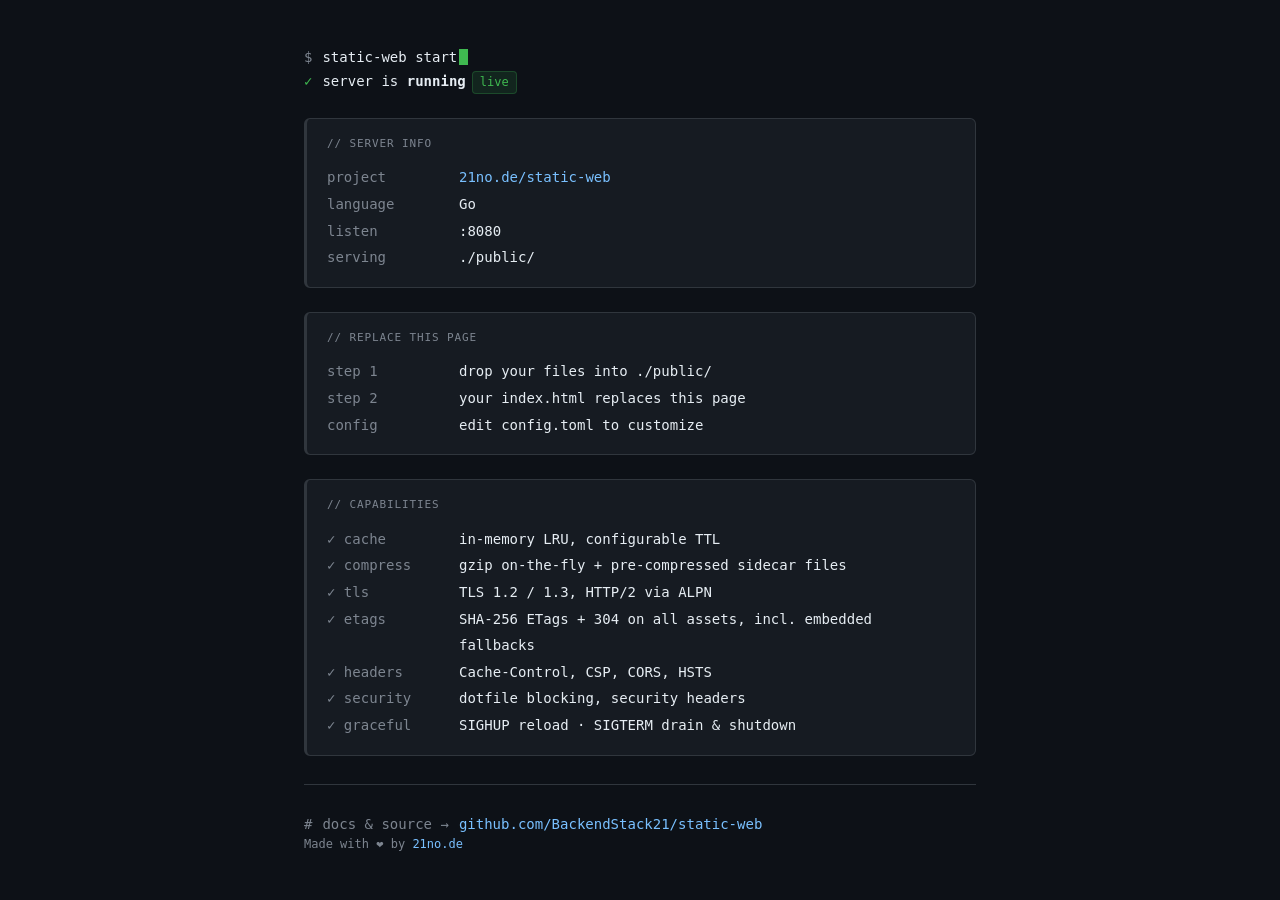
<file: public/index.html>
<!DOCTYPE html>
<html lang="en">
<head>
  <meta charset="UTF-8" />
  <meta name="viewport" content="width=device-width, initial-scale=1.0" />
  <title>static-web</title>
  <link rel="stylesheet" href="./style.css" />
</head>
<body>

  <div class="line">
    <span class="prompt">$</span>
    <span>static-web start<span class="cursor"></span></span>
  </div>

  <div class="line spacer">
    <span class="ok">✓</span>
    <span>server is <strong>running</strong><span class="tag">live</span></span>
  </div>

  <div class="block">
    <div class="block-title">// server info</div>
    <div class="kv">
      <span class="key">project</span>
      <span class="val"><a href="https://github.com/BackendStack21/static-web">21no.de/static-web</a></span>
    </div>
    <div class="kv">
      <span class="key">language</span>
      <span class="val info">Go</span>
    </div>
    <div class="kv">
      <span class="key">listen</span>
      <span class="val">:8080</span>
    </div>
    <div class="kv">
      <span class="key">serving</span>
      <span class="val dim">./public/</span>
    </div>
  </div>

  <div class="block">
    <div class="block-title">// replace this page</div>
    <div class="kv">
      <span class="key">step 1</span>
      <span class="val dim">drop your files into <span class="val">./public/</span></span>
    </div>
    <div class="kv">
      <span class="key">step 2</span>
      <span class="val dim">your <span class="val">index.html</span> replaces this page</span>
    </div>
    <div class="kv">
      <span class="key">config</span>
      <span class="val dim">edit <span class="val">config.toml</span> to customize</span>
    </div>
  </div>

  <div class="block">
    <div class="block-title">// capabilities</div>
    <div class="kv"><span class="key ok">✓ cache</span>      <span class="val dim">in-memory LRU, configurable TTL</span></div>
    <div class="kv"><span class="key ok">✓ compress</span>   <span class="val dim">gzip on-the-fly + pre-compressed sidecar files</span></div>
    <div class="kv"><span class="key ok">✓ tls</span>        <span class="val dim">TLS 1.2 / 1.3, HTTP/2 via ALPN</span></div>
    <div class="kv"><span class="key ok">✓ etags</span>      <span class="val dim">SHA-256 ETags + 304 on all assets, incl. embedded fallbacks</span></div>
    <div class="kv"><span class="key ok">✓ headers</span>    <span class="val dim">Cache-Control, CSP, CORS, HSTS</span></div>
    <div class="kv"><span class="key ok">✓ security</span>   <span class="val dim">dotfile blocking, security headers</span></div>
    <div class="kv"><span class="key ok">✓ graceful</span>   <span class="val dim">SIGHUP reload · SIGTERM drain &amp; shutdown</span></div>
  </div>

  <hr class="section-divider" />

  <div class="line">
    <span class="dim">#</span>
    <span class="dim">docs &amp; source →</span>
    <a href="https://github.com/BackendStack21/static-web">github.com/BackendStack21/static-web</a>
  </div>

  <div class="footer-line">
    Made with ❤️ by <a href="https://21no.de">21no.de</a>
  </div>

</body>
</html>
</file>
<file: docs/fonts.css>
/* ===========================
   Local Fonts - Self-hosted
   =========================== */

/* Outfit - Sans-serif for all text */
@font-face {
  font-family: 'Outfit';
  font-style: normal;
  font-weight: 400;
  font-display: swap;
  src: url('fonts/outfit-400.woff2') format('woff2');
}

@font-face {
  font-family: 'Outfit';
  font-style: normal;
  font-weight: 500;
  font-display: swap;
  src: url('fonts/outfit-500.woff2') format('woff2');
}

@font-face {
  font-family: 'Outfit';
  font-style: normal;
  font-weight: 600;
  font-display: swap;
  src: url('fonts/outfit-600.woff2') format('woff2');
}

@font-face {
  font-family: 'Outfit';
  font-style: normal;
  font-weight: 700;
  font-display: swap;
  src: url('fonts/outfit-700.woff2') format('woff2');
}

@font-face {
  font-family: 'Outfit';
  font-style: normal;
  font-weight: 800;
  font-display: swap;
  src: url('fonts/outfit-800.woff2') format('woff2');
}

/* Fira Code - Monospace for source code and configs */
@font-face {
  font-family: 'Fira Code';
  font-style: normal;
  font-weight: 400;
  font-display: swap;
  src: url('fonts/firacode-400.woff2') format('woff2');
}

@font-face {
  font-family: 'Fira Code';
  font-style: normal;
  font-weight: 500;
  font-display: swap;
  src: url('fonts/firacode-500.woff2') format('woff2');
}
</file>
<file: docs/styles.css>
/* ===========================
   CSS Variables & Design System
   =========================== */
:root {
  --color-bg: #000000;
  --color-bg-secondary: #0a0a0a;
  --color-bg-tertiary: #111111;
  --color-text: #ededed;
  --color-text-secondary: #a1a1aa;
  --color-text-muted: #71717a;
  --color-primary: #ffffff;
  --color-primary-light: #e4e4e7;
  --color-secondary: #8b5cf6;
  --color-accent: #22d3ee;
  --color-accent-green: #34d399;
  --color-border: #27272a;
  --color-border-light: #3f3f46;
  --gradient-primary: linear-gradient(135deg, #ffffff 0%, #a1a1aa 100%);
  --gradient-accent: linear-gradient(135deg, #22d3ee 0%, #34d399 100%);
  --gradient-glow: linear-gradient(135deg, rgba(255,255,255,0.1) 0%, rgba(255,255,255,0.05) 100%);
  --shadow-glow: 0 0 60px rgba(255,255,255,0.05);
  --font-sans: 'Outfit', -apple-system, BlinkMacSystemFont, 'Segoe UI', sans-serif;
  --font-mono: 'Fira Code', 'JetBrains Mono', monospace;
  --radius-sm: 6px;
  --radius-md: 12px;
  --radius-lg: 20px;
  --radius-full: 9999px;
  --transition: 0.25s ease;
}

/* ===========================
   Reset & Base
   =========================== */
*, *::before, *::after {
  box-sizing: border-box;
  margin: 0;
  padding: 0;
}

html { scroll-behavior: smooth; }

body {
  font-family: var(--font-sans);
  background-color: var(--color-bg);
  color: var(--color-text);
  line-height: 1.6;
  overflow-x: hidden;
}

a { color: inherit; text-decoration: none; }

/* Hidden attribute support for tab panels */
[hidden] { display: none !important; }

/* ===========================
   Skip Link (a11y)
   =========================== */
.skip-link {
  position: absolute;
  top: -100%;
  left: 16px;
  z-index: 1000;
  padding: 12px 24px;
  background: var(--color-primary);
  color: white;
  border-radius: var(--radius-md);
  font-weight: 600;
  font-size: 0.9rem;
  transition: top 0.2s ease;
}

.skip-link:focus {
  top: 16px;
}

/* ===========================
   Scroll-Reveal (injected by JS but base defined here for no-FOUC)
   =========================== */
.reveal {
  opacity: 0;
  transform: translateY(24px);
  transition: opacity 0.6s cubic-bezier(0.4, 0, 0.2, 1), transform 0.6s cubic-bezier(0.4, 0, 0.2, 1);
}

.reveal.visible {
  opacity: 1;
  transform: translateY(0);
}

/* ===========================
   Navigation
   =========================== */
.nav {
  display: flex;
  justify-content: space-between;
  align-items: center;
  padding: 16px 40px;
  max-width: 1400px;
  margin: 0 auto;
  position: relative;
  z-index: 10;
  gap: 24px;
}

.nav-logo {
  display: flex;
  align-items: center;
  gap: 12px;
  flex-shrink: 0;
}

.logo-icon {
  width: 36px;
  height: 36px;
  display: flex;
  align-items: center;
  justify-content: center;
}

.logo-icon svg { width: 36px; height: 36px; }

.logo-text {
  font-size: 1.2rem;
  font-weight: 700;
  background: var(--gradient-primary);
  -webkit-background-clip: text;
  -webkit-text-fill-color: transparent;
  background-clip: text;
}

.nav-links {
  display: flex;
  gap: 28px;
  flex: 1;
  justify-content: center;
}

.nav-links a {
  color: var(--color-text-secondary);
  font-weight: 500;
  font-size: 0.9rem;
  transition: color var(--transition);
}

.nav-links a:hover { color: var(--color-text); }

.nav-cta {
  display: inline-flex;
  align-items: center;
  gap: 8px;
  padding: 8px 16px;
  background: var(--color-bg-tertiary);
  border: 1px solid var(--color-border);
  border-radius: var(--radius-full);
  font-size: 0.85rem;
  font-weight: 600;
  color: var(--color-text-secondary);
  transition: all var(--transition);
  flex-shrink: 0;
}

.nav-cta svg { width: 18px; height: 18px; }

.nav-cta:hover {
  border-color: var(--color-primary);
  color: var(--color-text);
  background: rgba(255,255,255,0.1);
}

/* Hamburger Button */
.nav-hamburger {
  display: none;
  flex-direction: column;
  justify-content: center;
  align-items: center;
  gap: 5px;
  width: 40px;
  height: 40px;
  background: transparent;
  border: 1px solid var(--color-border);
  border-radius: var(--radius-sm);
  cursor: pointer;
  padding: 0;
  z-index: 110;
  flex-shrink: 0;
}

.nav-hamburger span {
  display: block;
  width: 20px;
  height: 2px;
  background: var(--color-text-secondary);
  border-radius: 2px;
  transition: all 0.3s ease;
  transform-origin: center;
}

/* Hamburger → X transform when nav-open */
.nav-open .nav-hamburger span:nth-child(1) {
  transform: translateY(7px) rotate(45deg);
}

.nav-open .nav-hamburger span:nth-child(2) {
  opacity: 0;
  transform: scaleX(0);
}

.nav-open .nav-hamburger span:nth-child(3) {
  transform: translateY(-7px) rotate(-45deg);
}

/* ===========================
   Hero
   =========================== */
.hero {
  position: relative;
  display: flex;
  flex-direction: column;
  min-height: 65vh;
  overflow: hidden;
  background: var(--color-bg);
}

#particles-canvas {
  position: absolute;
  top: 0;
  left: 0;
  width: 100%;
  height: 100%;
  z-index: 0;
  opacity: 0.4;
}

.hero-content {
  flex: 1;
  display: flex;
  flex-direction: column;
  align-items: center;
  justify-content: center;
  text-align: center;
  padding: 16px 16px 24px;
  position: relative;
  z-index: 2;
}

.hero-logo {
  margin-bottom: 12px;
  animation: float 6s ease-in-out infinite;
}

.hero-logo-svg {
  width: 80px;
  height: 80px;
  filter: drop-shadow(0 0 40px rgba(255,255,255,0.45));
}

@keyframes float {
  0%, 100% { transform: translateY(0); }
  50% { transform: translateY(-10px); }
}

.hero-title {
  font-size: clamp(2.6rem, 5vw, 4rem);
  font-weight: 800;
  background: var(--gradient-primary);
  -webkit-background-clip: text;
  -webkit-text-fill-color: transparent;
  background-clip: text;
  margin-bottom: 4px;
  letter-spacing: -0.03em;
}

.hero-subtitle {
  font-size: clamp(1rem, 2.5vw, 1.3rem);
  color: var(--color-text-secondary);
  font-weight: 500;
  margin-bottom: 8px;
}

.hero-description {
  font-size: 1rem;
  color: var(--color-text-muted);
  max-width: 620px;
  margin-bottom: 16px;
  line-height: 1.6;
}

.hero-description strong { color: var(--color-accent); }

/* Stats bar */
.hero-stats {
  display: grid;
  grid-template-columns: repeat(4, auto);
  align-items: center;
  column-gap: 0;
  margin-bottom: 16px;
  background: var(--color-bg-tertiary);
  border: 1px solid var(--color-border);
  border-radius: var(--radius-lg);
  padding: 12px 20px;
}

.stat {
  display: flex;
  flex-direction: column;
  align-items: center;
  padding: 0 16px;
}

.stat-value {
  font-size: 1.25rem;
  font-weight: 700;
  background: var(--gradient-accent);
  -webkit-background-clip: text;
  -webkit-text-fill-color: transparent;
  background-clip: text;
  line-height: 1.2;
}

.stat-label {
  font-size: 0.72rem;
  color: var(--color-text-muted);
  text-transform: uppercase;
  letter-spacing: 0.06em;
  margin-top: 2px;
}

.stat-divider {
  width: 1px;
  height: 36px;
  background: var(--color-border);
  flex-shrink: 0;
  justify-self: center;
}

/* Actions */
.hero-actions {
  display: flex;
  gap: 12px;
  margin-bottom: 16px;
  flex-wrap: wrap;
  justify-content: center;
}

.btn {
  display: inline-flex;
  align-items: center;
  gap: 8px;
  padding: 12px 24px;
  border-radius: var(--radius-md);
  font-weight: 600;
  font-size: 0.9rem;
  transition: all 0.3s cubic-bezier(0.4, 0, 0.2, 1);
  border: none;
  cursor: pointer;
  font-family: var(--font-sans);
  position: relative;
  overflow: hidden;
}

.btn-icon { width: 18px; height: 18px; transition: transform 0.3s ease; }

.btn:hover .btn-icon { transform: scale(1.1); }

.btn-primary {
  background: var(--gradient-primary);
  color: #000;
  box-shadow: 0 4px 20px rgba(255,255,255,0.2);
}

.btn-primary:hover {
  transform: translateY(-2px) scale(1.02);
  box-shadow: 0 8px 32px rgba(255,255,255,0.4);
}

.btn-secondary {
  background: var(--color-bg-tertiary);
  color: var(--color-text);
  border: 1px solid var(--color-border);
}

.btn-secondary:hover {
  background: var(--color-bg-secondary);
  border-color: var(--color-primary-light);
  transform: translateY(-2px);
  box-shadow: 0 8px 24px rgba(255,255,255,0.1);
}

/* Install bar (hero + CTA shared) */
.hero-install,
.cta-install {
  display: flex;
  align-items: center;
  background: var(--color-bg-secondary);
  border: 1px solid var(--color-border);
  border-radius: var(--radius-md);
  padding: 4px 4px 4px 20px;
  gap: 12px;
  max-width: 100%;
  overflow-x: auto;
}

.install-code {
  font-family: var(--font-mono);
  font-size: 0.88rem;
  color: var(--color-text);
  white-space: nowrap;
}

.install-prefix { color: var(--color-accent); }

.copy-btn {
  background: var(--color-bg-tertiary);
  border: none;
  border-radius: var(--radius-sm);
  padding: 10px 12px;
  cursor: pointer;
  color: var(--color-text-secondary);
  transition: all 0.2s;
  flex-shrink: 0;
}

.copy-btn:hover { background: var(--color-border); color: var(--color-text); }
.copy-btn svg { width: 16px; height: 16px; display: block; }

.hero-glow {
  position: absolute;
  top: 50%;
  left: 50%;
  transform: translate(-50%, -50%);
  width: 900px;
  height: 900px;
  background: radial-gradient(circle, rgba(255,255,255,0.13) 0%, transparent 65%);
  pointer-events: none;
  z-index: 1;
}

/* ===========================
   Section Layout — Full-Width + Constrained Inner
   =========================== */
.section-full {
  width: 100%;
}

.section-inner {
  max-width: 1200px;
  margin: 0 auto;
  padding: 40px 20px;
}

.section-inner--narrow {
  max-width: 720px;
}

.section-title {
  font-size: clamp(1.75rem, 4vw, 2.4rem);
  font-weight: 700;
  text-align: center;
  margin-bottom: 12px;
  background: var(--gradient-primary);
  -webkit-background-clip: text;
  -webkit-text-fill-color: transparent;
  background-clip: text;
}

.section-description {
  text-align: center;
  color: var(--color-text-secondary);
  font-size: 1rem;
  margin-bottom: 24px;
  max-width: 600px;
  margin-left: auto;
  margin-right: auto;
}

.section-description code {
  font-family: var(--font-mono);
  font-size: 0.85em;
  background: var(--color-bg-tertiary);
  padding: 2px 6px;
  border-radius: 4px;
  color: var(--color-primary-light);
}

/* ===========================
   Section Backgrounds
   =========================== */
.features-bg {
  background: linear-gradient(180deg, var(--color-bg) 0%, var(--color-bg-secondary) 100%);
}

.getting-started-bg {
  background: var(--color-bg-secondary);
}

.architecture-bg {
  background: linear-gradient(180deg, var(--color-bg-secondary) 0%, var(--color-bg) 100%);
}

.performance-bg {
  background: var(--color-bg);
}

.configuration-bg {
  background: linear-gradient(180deg, var(--color-bg) 0%, var(--color-bg-secondary) 100%);
}

.security-bg {
  background: var(--color-bg-secondary);
}

.cta-bg {
  background: linear-gradient(180deg, var(--color-bg-secondary) 0%, var(--color-bg) 100%);
}

/* ===========================
   Features
   =========================== */
.features-grid {
  display: grid;
  grid-template-columns: repeat(auto-fit, minmax(250px, 1fr));
  gap: 16px;
}

.feature-card {
  background: var(--color-bg-tertiary);
  border: 1px solid var(--color-border);
  border-radius: var(--radius-lg);
  padding: 20px;
  transition: all 0.3s ease;
}

.feature-card:hover {
  border-color: var(--color-secondary);
  transform: translateY(-4px);
  box-shadow: 0 12px 40px rgba(139, 92, 246, 0.15), 0 0 20px rgba(139, 92, 246, 0.1);
}

.feature-icon { font-size: 1.8rem; margin-bottom: 10px; }

.feature-card h3 {
  font-size: 1.1rem;
  font-weight: 600;
  margin-bottom: 8px;
  color: var(--color-text);
}

.feature-card p {
  color: var(--color-text-secondary);
  font-size: 0.92rem;
  line-height: 1.65;
}

.feature-card p strong { color: var(--color-accent); }

.feature-card p code {
  font-family: var(--font-mono);
  font-size: 0.82em;
  background: rgba(255,255,255,0.15);
  padding: 1px 5px;
  border-radius: 4px;
  color: var(--color-primary-light);
}

/* ===========================
   Getting Started / Code Tabs
   =========================== */
.code-tabs { max-width: 820px; margin: 0 auto; }

.tab-buttons {
  display: flex;
  gap: 8px;
  margin-bottom: 16px;
  justify-content: center;
  flex-wrap: wrap;
}

.tab-btn {
  padding: 10px 24px;
  border: 1px solid var(--color-border);
  background: transparent;
  color: var(--color-text-secondary);
  border-radius: var(--radius-full);
  cursor: pointer;
  font-weight: 500;
  font-size: 0.9rem;
  font-family: var(--font-sans);
  transition: all 0.2s;
}

.tab-btn:hover { border-color: var(--color-border-light); color: var(--color-text); }

.tab-btn.active,
.tab-btn[aria-selected="true"] {
  background: var(--gradient-primary);
  border-color: transparent;
  color: #000;
}

.tab-btn:focus-visible {
  outline: 2px solid var(--color-accent);
  outline-offset: 2px;
}

/* Tab content: use hidden attribute from HTML, plus active class for animation */
.tab-content {
  display: none;
}

.tab-content.active {
  display: block;
  animation: fadeIn 0.3s ease;
}

@keyframes fadeIn {
  from { opacity: 0; transform: translateY(8px); }
  to { opacity: 1; transform: translateY(0); }
}

.code-block {
  background: var(--color-bg);
  border: 1px solid var(--color-border);
  border-radius: var(--radius-lg);
  overflow: hidden;
}

.code-header {
  display: flex;
  justify-content: space-between;
  align-items: center;
  padding: 12px 20px;
  background: var(--color-bg-tertiary);
  border-bottom: 1px solid var(--color-border);
}

.code-lang {
  font-size: 0.78rem;
  color: var(--color-text-muted);
  font-weight: 600;
  text-transform: uppercase;
  letter-spacing: 0.06em;
}

.code-block pre {
  padding: 16px 20px;
  overflow-x: auto;
  font-family: var(--font-mono);
  font-size: 0.85rem;
  line-height: 1.75;
}

.code-block code { font-family: inherit; }

/* Syntax highlighting tokens */
.comment { color: #546e7a; }
.cmd { color: #82aaff; font-weight: 600; }
.keyword { color: #c792ea; }
.string { color: #c3e88d; }
.boolean { color: #f78c6c; }
.number { color: #f78c6c; }
.toml-section { color: #ffcb6b; font-weight: 600; }
.toml-key { color: #89ddff; }

/* ===========================
   Architecture / Pipeline
   =========================== */
.pipeline {
  max-width: 640px;
  margin: 0 auto;
  display: flex;
  flex-direction: column;
  align-items: center;
  gap: 0;
}

.pipeline-step {
  display: flex;
  align-items: center;
  gap: 16px;
  width: 100%;
  background: var(--color-bg-tertiary);
  border: 1px solid var(--color-border);
  border-radius: var(--radius-md);
  padding: 12px 16px;
  transition: all 0.25s;
}

.pipeline-step:hover { border-color: var(--color-border-light); }

.pipeline-step--highlight {
  border-color: rgba(255,255,255,0.4);
  background: rgba(255,255,255,0.07);
}

.pipeline-step--highlight:hover { border-color: var(--color-primary); }

.pipeline-icon { font-size: 1.5rem; flex-shrink: 0; width: 40px; text-align: center; }

.pipeline-info h3 {
  font-size: 0.95rem;
  font-weight: 600;
  color: var(--color-text);
  margin-bottom: 2px;
}

.pipeline-info p {
  font-size: 0.82rem;
  color: var(--color-text-muted);
}

.pipeline-arrow {
  display: flex;
  align-items: center;
  justify-content: center;
  padding: 4px 0;
  line-height: 1;
  color: var(--color-border-light);
}

/* ===========================
   Performance
   =========================== */

/* Benchmark table wrapper — border-radius fix (border-collapse: collapse kills border-radius) */
.benchmark-table-wrap {
  max-width: 760px;
  margin: 0 auto 20px;
  overflow-x: auto;
}

.benchmark-table-inner {
  border-radius: var(--radius-lg);
  overflow: hidden;
  border: 1px solid var(--color-border);
  background: var(--color-bg-tertiary);
}

.benchmark-table {
  width: 100%;
  border-collapse: separate;
  border-spacing: 0;
}

.benchmark-table th,
.benchmark-table td { padding: 12px 20px; text-align: left; }

.benchmark-table th {
  background: var(--color-bg-secondary);
  color: var(--color-text-muted);
  font-weight: 600;
  font-size: 0.8rem;
  text-transform: uppercase;
  letter-spacing: 0.06em;
}

.benchmark-table td {
  border-top: 1px solid var(--color-border);
  color: var(--color-text-secondary);
  font-size: 0.92rem;
}

.benchmark-table tr.highlight td {
  background: rgba(255,255,255,0.08);
  color: var(--color-text);
}

.benchmark-table td strong { color: var(--color-accent); }
.op-icon { margin-right: 8px; }

/* Perf cards */
.perf-cards {
  display: grid;
  grid-template-columns: repeat(auto-fit, minmax(240px, 1fr));
  gap: 16px;
  max-width: 820px;
  margin: 0 auto;
}

.perf-card {
  background: var(--color-bg-tertiary);
  border: 1px solid var(--color-border);
  border-radius: var(--radius-lg);
  padding: 20px;
  transition: all 0.3s ease;
}

.perf-card:hover { 
  border-color: var(--color-accent); 
  transform: translateY(-4px);
  box-shadow: 0 12px 40px rgba(34, 211, 238, 0.15), 0 0 20px rgba(34, 211, 238, 0.1);
}

.perf-card-icon { font-size: 1.6rem; margin-bottom: 8px; }

.perf-card h3 {
  font-size: 1rem;
  font-weight: 600;
  color: var(--color-text);
  margin-bottom: 6px;
}

.perf-card p {
  font-size: 0.88rem;
  color: var(--color-text-secondary);
  line-height: 1.65;
}

.perf-card p code {
  font-family: var(--font-mono);
  font-size: 0.82em;
  background: rgba(255,255,255,0.15);
  padding: 1px 5px;
  border-radius: 4px;
  color: var(--color-primary-light);
}

/* ===========================
   Configuration Reference (Tab Layout)
   =========================== */
.config-tabs {
  max-width: 820px;
  margin: 0 auto;
}

.config-panel {
  background: var(--color-bg-tertiary);
  border: 1px solid var(--color-border);
  border-radius: var(--radius-lg);
  overflow: hidden;
}

.config-table-wrapper { overflow-x: auto; }

.config-table {
  width: 100%;
  border-collapse: collapse;
  font-size: 0.85rem;
}

.config-table th {
  padding: 10px 16px;
  text-align: left;
  background: transparent;
  color: var(--color-text-muted);
  font-weight: 600;
  font-size: 0.75rem;
  text-transform: uppercase;
  letter-spacing: 0.05em;
  border-bottom: 1px solid var(--color-border);
}

.config-table td {
  padding: 10px 16px;
  border-top: 1px solid var(--color-border);
  color: var(--color-text-secondary);
  vertical-align: top;
}

.config-table td:first-child code {
  font-family: var(--font-mono);
  font-size: 0.82em;
  color: var(--color-accent);
}

.config-table td:nth-child(2) code {
  font-family: var(--font-mono);
  font-size: 0.82em;
  color: var(--color-accent-green);
}

/* ===========================
   Security Section (Tab Layout)
   =========================== */
.security-tabs {
  max-width: 820px;
  margin: 0 auto;
}

.security-panel {
  background: var(--color-bg-tertiary);
  border: 1px solid var(--color-border);
  border-radius: var(--radius-lg);
  padding: 22px;
}

.security-panel h3 {
  font-size: 1.1rem;
  font-weight: 700;
  color: var(--color-text);
  margin-bottom: 8px;
}

.security-panel-lead {
  font-size: 0.9rem;
  color: var(--color-text-muted);
  margin-bottom: 14px;
  line-height: 1.6;
}

.security-panel-lead code {
  font-family: var(--font-mono);
  font-size: 0.88em;
  background: rgba(255,255,255,0.12);
  padding: 1px 5px;
  border-radius: 4px;
  color: var(--color-primary-light);
}

.security-panel-lead em {
  color: var(--color-accent);
  font-style: normal;
  font-weight: 600;
}

.security-list {
  list-style: none;
  counter-reset: sec-counter;
  display: flex;
  flex-direction: column;
  gap: 10px;
}

.security-list li {
  counter-increment: sec-counter;
  display: flex;
  align-items: flex-start;
  gap: 10px;
  font-size: 0.88rem;
  color: var(--color-text-secondary);
  line-height: 1.5;
}

.security-list li::before {
  content: counter(sec-counter);
  min-width: 22px;
  height: 22px;
  background: rgba(255,255,255,0.2);
  color: var(--color-primary-light);
  border-radius: 50%;
  display: flex;
  align-items: center;
  justify-content: center;
  font-size: 0.72rem;
  font-weight: 700;
  flex-shrink: 0;
  margin-top: 1px;
}

.security-list li code {
  font-family: var(--font-mono);
  font-size: 0.82em;
  background: rgba(255,255,255,0.12);
  padding: 1px 5px;
  border-radius: 4px;
  color: var(--color-primary-light);
}

.security-note {
  margin-top: 12px;
  padding-top: 10px;
  border-top: 1px solid var(--color-border);
  font-size: 0.8rem;
  color: var(--color-text-muted);
  line-height: 1.55;
}

.security-note code {
  font-family: var(--font-mono);
  font-size: 0.88em;
  background: rgba(255,255,255,0.12);
  padding: 1px 5px;
  border-radius: 4px;
  color: var(--color-primary-light);
}

.header-list { display: flex; flex-direction: column; gap: 8px; }

.header-item {
  display: flex;
  align-items: center;
  justify-content: space-between;
  gap: 12px;
  font-size: 0.84rem;
  padding: 6px 0;
  border-bottom: 1px solid var(--color-border);
}

.header-item:last-child { border-bottom: none; }

.header-item code {
  font-family: var(--font-mono);
  font-size: 0.8em;
  color: var(--color-accent);
  flex-shrink: 0;
}

.header-item span {
  color: var(--color-text-muted);
  font-size: 0.8rem;
  text-align: right;
}

.header-item span code {
  font-family: var(--font-mono);
  font-size: 0.9em;
  color: var(--color-accent-green);
}

/* ===========================
   CTA Section
   =========================== */
.cta-card {
  text-align: center;
  background: var(--color-bg-tertiary);
  border: 1px solid var(--color-border);
  border-radius: var(--radius-lg);
  padding: 32px 36px;
  position: relative;
  overflow: hidden;
}

.cta-card::before {
  content: '';
  position: absolute;
  top: 0; left: 0; right: 0;
  height: 2px;
  background: var(--gradient-primary);
}

.cta-card h2 {
  font-size: clamp(1.6rem, 4vw, 2.2rem);
  font-weight: 700;
  margin-bottom: 14px;
  background: var(--gradient-primary);
  -webkit-background-clip: text;
  -webkit-text-fill-color: transparent;
  background-clip: text;
}

.cta-card p {
  color: var(--color-text-secondary);
  font-size: 1rem;
  margin-bottom: 24px;
  max-width: 480px;
  margin-left: auto;
  margin-right: auto;
}

.cta-install {
  justify-content: center;
  margin-bottom: 20px;
  margin-left: auto;
  margin-right: auto;
  width: fit-content;
  max-width: 100%;
}

.cta-actions {
  display: flex;
  gap: 12px;
  justify-content: center;
  flex-wrap: wrap;
}

/* ===========================
   Footer
   =========================== */
.footer {
  background: var(--color-bg-secondary);
  border-top: 1px solid var(--color-border);
  padding: 32px 20px 24px;
}

.footer-content {
  display: flex;
  justify-content: space-between;
  align-items: flex-start;
  max-width: 1200px;
  margin: 0 auto 28px;
  gap: 40px;
  flex-wrap: wrap;
}

.footer-brand { max-width: 280px; }

.footer-logo {
  display: flex;
  align-items: center;
  gap: 10px;
  font-weight: 700;
  font-size: 1.1rem;
  margin-bottom: 12px;
}

.footer-logo svg { width: 32px; height: 32px; }

.footer-tagline {
  color: var(--color-text-muted);
  font-size: 0.88rem;
  line-height: 1.6;
}

.footer-links-group {
  display: flex;
  gap: 48px;
  flex-wrap: wrap;
}

.footer-col {
  display: flex;
  flex-direction: column;
  gap: 10px;
}

.footer-col h4 {
  font-size: 0.78rem;
  font-weight: 700;
  text-transform: uppercase;
  letter-spacing: 0.08em;
  color: var(--color-text-muted);
  margin-bottom: 4px;
}

.footer-col a {
  color: var(--color-text-secondary);
  font-size: 0.9rem;
  transition: color var(--transition);
}

.footer-col a:hover { color: var(--color-text); }

.footer-bottom {
  text-align: center;
  padding-top: 20px;
  border-top: 1px solid var(--color-border);
  max-width: 1200px;
  margin: 0 auto;
}

.footer-bottom p { color: var(--color-text-muted); font-size: 0.85rem; }

.footer-bottom a {
  color: var(--color-primary-light);
  transition: color var(--transition);
}

.footer-bottom a:hover { color: var(--color-primary); }

/* ===========================
   Responsive
   =========================== */
@media (max-width: 768px) {
  .nav { padding: 12px 16px; gap: 16px; }
  .nav-logo { gap: 8px; }
  .logo-text { font-size: 1.1rem; }
  .nav-links { display: none; }
  .nav-cta { display: none; }
  .nav-hamburger { display: flex; width: 36px; height: 36px; }

  /* Mobile nav overlay */
  .nav-open .nav-links {
    display: flex;
    flex-direction: column;
    position: fixed;
    inset: 0;
    z-index: 100;
    background: rgba(10, 10, 15, 0.98);
    backdrop-filter: blur(12px);
    align-items: center;
    justify-content: center;
    gap: 32px;
    padding: 80px 20px;
  }

  .nav-open .nav-links a {
    font-size: 1.4rem;
    font-weight: 600;
    color: var(--color-text);
  }

  .hero { min-height: auto; }
  .hero-content { padding: 12px 12px 24px; }
  .hero-logo-svg { width: 64px; height: 64px; }
  .hero-title { font-size: 2.2rem; }
  .hero-subtitle { font-size: 1rem; }

  .hero-stats {
    grid-template-columns: repeat(2, auto);
    padding: 12px;
    gap: 12px;
    row-gap: 16px;
    width: 100%;
    margin-bottom: 16px;
  }

  /* Hide dividers on mobile 2×2 grid */
  .stat-divider { display: none; }

  .stat { padding: 0 8px; }
  .stat-value { font-size: 1.05rem; }

  .hero-install,
  .cta-install {
    padding: 8px 8px 8px 16px;
    width: 100%;
  }

  .install-code { font-size: 0.75rem; overflow-x: auto; flex: 1; }

  .section-inner { padding: 48px 16px; }

  .features-grid { grid-template-columns: 1fr; gap: 12px; }

  .pipeline { padding: 0; }
  .pipeline-step { padding: 14px 16px; flex-direction: column; text-align: center; gap: 10px; }
  .pipeline-icon { width: auto; }
  .pipeline-info p { font-size: 0.8rem; }

  .perf-cards { grid-template-columns: 1fr; gap: 12px; }

  .cta-card { padding: 32px 16px; }
  .cta-install { padding: 8px 12px; }

  .footer-content { flex-direction: column; gap: 32px; }
  .footer-links-group { gap: 28px; }
  .footer-brand { max-width: 100%; }
}

@media (max-width: 480px) {
  .hero-stats {
    grid-template-columns: 1fr;
    gap: 8px;
  }

  .stat {
    flex-direction: row;
    gap: 8px;
    align-items: baseline;
    justify-content: center;
  }

  .stat-value { font-size: 1rem; }
}

/* ===========================
   Scrollbar
   =========================== */
::-webkit-scrollbar { width: 8px; height: 8px; }
::-webkit-scrollbar-track { background: var(--color-bg); }
::-webkit-scrollbar-thumb { background: var(--color-border); border-radius: 4px; }
::-webkit-scrollbar-thumb:hover { background: var(--color-border-light); }

::selection { background: rgba(255,255,255,0.3); color: var(--color-text); }
</file>
<file: public/style.css>
*, *::before, *::after { box-sizing: border-box; margin: 0; padding: 0; }

:root {
  --bg:      #0d1117;
  --surface: #161b22;
  --border:  #30363d;
  --text:    #e6edf3;
  --muted:   #7d8590;
  --green:   #3fb950;
  --cyan:    #79c0ff;
  --yellow:  #e3b341;
  --red:     #f85149;
  --mono:    ui-monospace, "SF Mono", Menlo, "Cascadia Code", Consolas, monospace;
}

html, body { height: 100%; }

body {
  font-family: var(--mono);
  background: var(--bg);
  color: var(--text);
  font-size: 14px;
  line-height: 1.6;
  padding: 40px 24px;
  display: flex;
  flex-direction: column;
  align-items: flex-start;
  justify-content: center;
  min-height: 100vh;
  max-width: 720px;
  margin: 0 auto;
}

/* layout primitives */

.line {
  display: flex;
  align-items: baseline;
  gap: 10px;
  min-height: 1.6em;
}

.line + .line { margin-top: 2px; }
.spacer       { margin-top: 20px; }

/* colour tokens */

.prompt { color: var(--muted); user-select: none; }
.ok     { color: var(--green);  }
.info   { color: var(--cyan);   }
.warn   { color: var(--yellow); }
.err    { color: var(--red);    }
.dim    { color: var(--muted);  }

/* info block */

.block {
  background: var(--surface);
  border: 1px solid var(--border);
  border-left: 3px solid var(--border);
  border-radius: 6px;
  padding: 16px 20px;
  margin-top: 24px;
  width: 100%;
}

.block.block-error {
  border-left-color: var(--red);
}

.block-title {
  color: var(--muted);
  font-size: 11px;
  letter-spacing: .08em;
  text-transform: uppercase;
  margin-bottom: 12px;
}

.kv {
  display: flex;
  gap: 12px;
  line-height: 1.9;
}

.key {
  color: var(--muted);
  flex-shrink: 0;
  min-width: 120px;
}

.val { color: var(--text); }

.path-val {
  color: var(--red);
  word-break: break-all;
}

/* tag / badge */

.tag {
  display: inline-block;
  background: rgba(63,185,80,.12);
  color: var(--green);
  border: 1px solid rgba(63,185,80,.25);
  border-radius: 4px;
  padding: 1px 7px;
  font-size: 12px;
  vertical-align: middle;
  margin-left: 6px;
}

/* cursor */

.cursor {
  display: inline-block;
  width: 9px;
  height: 1.1em;
  background: var(--green);
  vertical-align: text-bottom;
  animation: blink 1.1s step-start infinite;
  margin-left: 2px;
}

@keyframes blink {
  0%, 100% { opacity: 1; }
  50%       { opacity: 0; }
}

/* buttons */

.actions {
  display: flex;
  gap: 12px;
  flex-wrap: wrap;
  margin-top: 24px;
}

.btn {
  display: inline-flex;
  align-items: center;
  gap: 6px;
  border: 1px solid var(--border);
  border-radius: 6px;
  padding: 7px 14px;
  font-family: var(--mono);
  font-size: 13px;
  color: var(--text);
  text-decoration: none;
  background: var(--surface);
  cursor: pointer;
  transition: border-color .12s, color .12s;
}

.btn:hover {
  border-color: var(--cyan);
  color: var(--cyan);
}

/* divider / footer */

.section-divider {
  border: none;
  border-top: 1px solid var(--border);
  margin: 28px 0;
  width: 100%;
}

.footer-line {
  color: var(--muted);
  font-size: 12px;
}

a {
  color: var(--cyan);
  text-decoration: none;
}

a:hover { text-decoration: underline; }

/* responsive */

@media (max-width: 540px) {
  body { font-size: 13px; padding: 24px 16px; }
  .key { min-width: 90px; }
}
</file>
